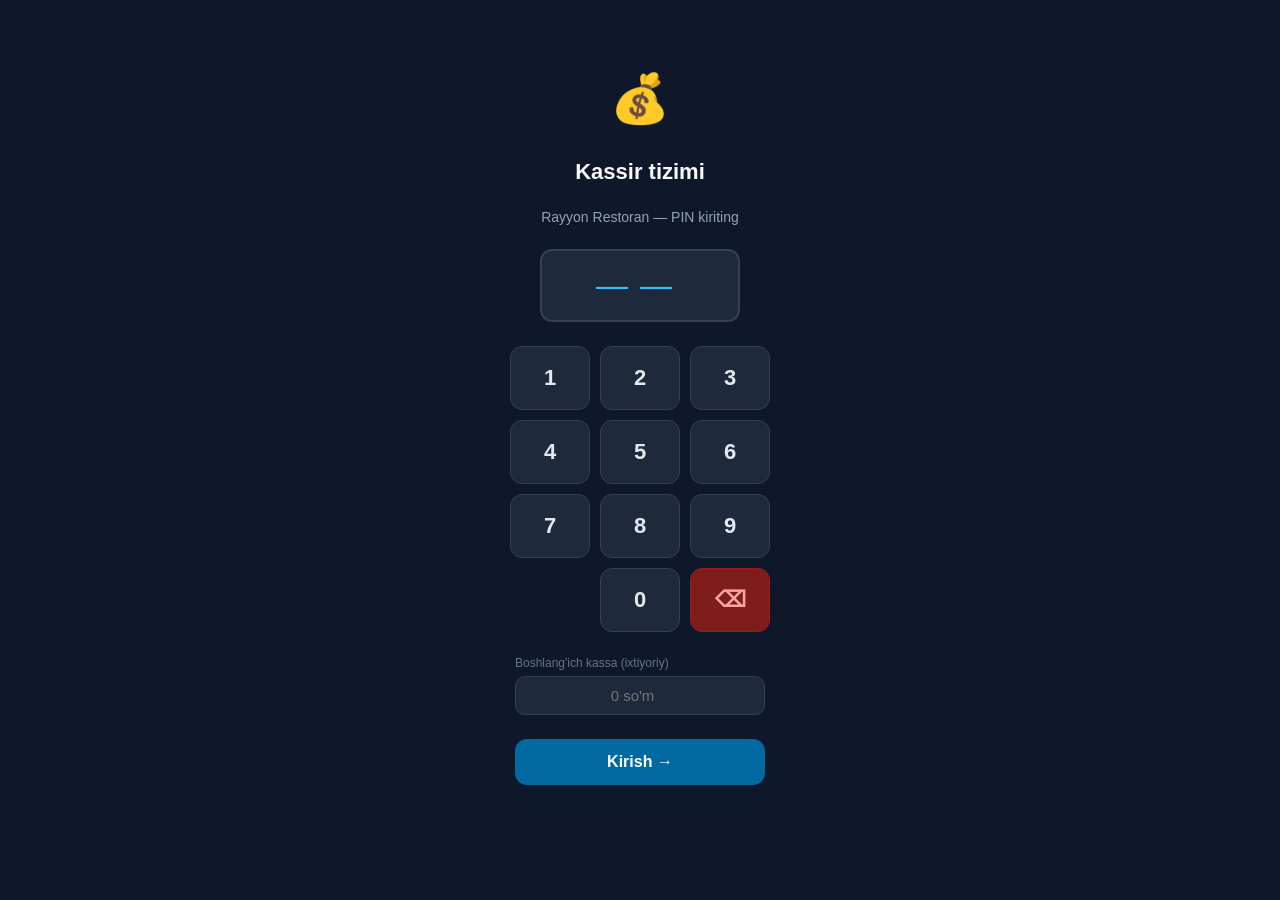
<file: cashier.html>
<!DOCTYPE html>
<html lang="uz">
<head>
<link rel="icon" type="image/x-icon" href="/favicon.ico">
<meta charset="UTF-8">
<link rel="manifest" href="/manifest.json">
<meta name="theme-color" content="#d4af37">
<meta name="viewport" content="width=device-width, initial-scale=1.0">
<title>Kassir — Rayyon Restoran</title>
<style>
  *{box-sizing:border-box;margin:0;padding:0}
  body{font-family:'Segoe UI',sans-serif;background:#0f172a;color:#e2e8f0;min-height:100vh}
  .hidden{display:none!important}

  /* PIN SCREEN */
  #pin-screen{display:flex;flex-direction:column;align-items:center;justify-content:center;min-height:100vh;gap:24px}
  .pin-logo{font-size:48px;margin-bottom:8px}
  .pin-title{font-size:22px;font-weight:700;color:#f8fafc}
  .pin-subtitle{font-size:14px;color:#94a3b8}
  .pin-display{background:#1e293b;border:2px solid #334155;border-radius:12px;padding:16px 32px;font-size:32px;letter-spacing:12px;min-width:200px;text-align:center;color:#38bdf8;min-height:64px}
  .pin-grid{display:grid;grid-template-columns:repeat(3,80px);gap:10px}
  .pin-btn{background:#1e293b;border:1.5px solid #334155;border-radius:12px;color:#e2e8f0;font-size:22px;font-weight:600;height:64px;cursor:pointer;transition:.15s}
  .pin-btn:hover{background:#334155;border-color:#38bdf8}
  .pin-btn.zero{grid-column:2}
  .pin-btn.del{background:#7f1d1d;border-color:#991b1b;color:#fca5a5}
  .pin-btn.del:hover{background:#991b1b}
  .pin-enter-btn{background:#0369a1;border:none;border-radius:12px;color:#fff;font-size:16px;font-weight:700;padding:14px 48px;cursor:pointer;transition:.15s;width:250px}
  .pin-enter-btn:hover{background:#0284c7}
  .pin-error{color:#f87171;font-size:14px;min-height:20px;text-align:center}

  /* MAIN LAYOUT */
  #main-screen{display:none;flex-direction:column;min-height:100vh}
  header{background:#1e293b;border-bottom:1px solid #334155;padding:12px 20px;display:flex;align-items:center;justify-content:space-between}
  .header-left{display:flex;align-items:center;gap:12px}
  .shift-badge{background:#0c4a6e;border:1px solid #0369a1;border-radius:8px;padding:4px 12px;font-size:13px;font-weight:600;color:#38bdf8}
  .cashier-name{font-weight:600;font-size:15px}
  .header-btns{display:flex;gap:8px}
  .btn{border:none;border-radius:8px;padding:8px 16px;font-size:13px;font-weight:600;cursor:pointer;transition:.15s}
  .btn-primary{background:#0369a1;color:#fff}
  .btn-primary:hover{background:#0284c7}
  .btn-danger{background:#7f1d1d;color:#fca5a5}
  .btn-danger:hover{background:#991b1b}
  .btn-outline{background:transparent;border:1.5px solid #475569;color:#cbd5e1}
  .btn-outline:hover{border-color:#38bdf8;color:#38bdf8}
  .btn-success{background:#14532d;color:#86efac}
  .btn-success:hover{background:#166534}
  .btn-warning{background:#78350f;color:#fcd34d}
  .btn-sm{padding:6px 12px;font-size:12px}

  /* TABLES GRID */
  .content{flex:1;padding:20px}
  .section-title{font-size:16px;font-weight:700;color:#94a3b8;margin-bottom:16px;display:flex;align-items:center;gap:8px}
  .tables-grid{display:grid;grid-template-columns:repeat(auto-fill,minmax(160px,1fr));gap:14px}
  .table-card{background:#1e293b;border:1.5px solid #334155;border-radius:14px;padding:16px;cursor:pointer;transition:.2s;position:relative}
  .table-card:hover{border-color:#38bdf8;transform:translateY(-2px)}
  .table-card.occupied{border-color:#0369a1;background:#0c1929}
  .table-card.free{opacity:.7}
  .table-num{font-size:24px;font-weight:800;color:#f8fafc}
  .table-status{font-size:12px;margin-top:4px;color:#64748b}
  .table-card.occupied .table-status{color:#38bdf8}
  .table-amount{font-size:15px;font-weight:700;color:#34d399;margin-top:8px}
  .table-time{font-size:11px;color:#64748b;margin-top:2px}
  .table-waiter{font-size:11px;color:#94a3b8}
  .refresh-btn{background:#1e293b;border:1.5px solid #334155;border-radius:8px;padding:6px 12px;color:#94a3b8;font-size:12px;cursor:pointer}
  .refresh-btn:hover{border-color:#38bdf8;color:#38bdf8}

  /* SESSION MODAL */
  .modal-overlay{position:fixed;inset:0;background:#000a;z-index:100;display:flex;align-items:flex-end;justify-content:center;animation:fadeIn .15s}
  @keyframes fadeIn{from{opacity:0}to{opacity:1}}
  .modal{background:#1e293b;border-top:2px solid #334155;border-radius:20px 20px 0 0;width:100%;max-width:600px;max-height:92vh;overflow-y:auto;padding:24px}
  .modal-title{font-size:18px;font-weight:700;margin-bottom:16px;display:flex;align-items:center;justify-content:space-between}
  .close-btn{background:transparent;border:none;color:#64748b;font-size:22px;cursor:pointer;line-height:1}
  .close-btn:hover{color:#e2e8f0}
  .items-list{display:flex;flex-direction:column;gap:8px;margin-bottom:16px}
  .order-item{background:#0f172a;border-radius:10px;padding:12px;display:flex;align-items:center;gap:12px}
  .order-item.cancelled{opacity:.4;text-decoration:line-through}
  .item-emoji{font-size:22px;width:36px;text-align:center}
  .item-info{flex:1}
  .item-name{font-weight:600;font-size:14px}
  .item-qty{color:#94a3b8;font-size:13px}
  .item-price{font-weight:700;color:#34d399;font-size:14px}
  .void-btn{background:#7f1d1d;border:none;border-radius:6px;color:#fca5a5;font-size:11px;padding:4px 10px;cursor:pointer}
  .void-btn:hover{background:#991b1b}
  .divider{border:none;border-top:1px solid #334155;margin:12px 0}
  .total-row{display:flex;justify-content:space-between;align-items:center;padding:6px 0}
  .total-row .label{color:#94a3b8;font-size:14px}
  .total-row .val{font-weight:600}
  .grand-total{font-size:20px;font-weight:800;color:#38bdf8}
  .pay-section{margin-top:16px}
  .pay-methods{display:flex;gap:8px;margin-bottom:12px}
  .pay-method-btn{flex:1;padding:10px;border-radius:10px;border:1.5px solid #334155;background:#0f172a;color:#e2e8f0;cursor:pointer;font-size:13px;font-weight:600;text-align:center;transition:.15s}
  .pay-method-btn.active{border-color:#38bdf8;background:#0c2a3e;color:#38bdf8}
  .pay-inputs{display:flex;flex-direction:column;gap:8px;margin-bottom:12px}
  .pay-row{display:flex;align-items:center;gap:8px}
  .pay-label{width:90px;font-size:13px;color:#94a3b8}
  .pay-input{flex:1;background:#0f172a;border:1.5px solid #334155;border-radius:8px;padding:10px;color:#e2e8f0;font-size:15px;outline:none}
  .pay-input:focus{border-color:#38bdf8}
  .discount-row{display:flex;gap:8px;align-items:center;margin-bottom:8px}
  .disc-input{width:80px;background:#0f172a;border:1.5px solid #334155;border-radius:8px;padding:8px;color:#e2e8f0;font-size:14px;outline:none;text-align:center}
  .disc-label{font-size:13px;color:#94a3b8}
  .pay-btn{width:100%;padding:14px;border:none;border-radius:12px;background:#0369a1;color:#fff;font-size:16px;font-weight:700;cursor:pointer;transition:.15s}
  .pay-btn:hover{background:#0284c7}
  .pay-btn:disabled{opacity:.5;cursor:not-allowed}

  /* VOID REASON MODAL */
  .mini-modal{position:fixed;inset:0;background:#000a;z-index:200;display:flex;align-items:center;justify-content:center}
  .mini-modal-box{background:#1e293b;border:1.5px solid #334155;border-radius:16px;padding:24px;width:340px}
  .mini-modal-title{font-size:16px;font-weight:700;margin-bottom:12px}
  .reason-input{width:100%;background:#0f172a;border:1.5px solid #334155;border-radius:8px;padding:10px;color:#e2e8f0;font-size:14px;outline:none;resize:vertical;min-height:80px}
  .reason-input:focus{border-color:#38bdf8}

  /* RECEIPT MODAL */
  .receipt-box{background:#fff;color:#111;border-radius:8px;padding:20px;font-family:monospace;font-size:13px;line-height:1.6}
  .receipt-center{text-align:center}
  .receipt-hr{border:none;border-top:1px dashed #999;margin:8px 0}
  .receipt-row{display:flex;justify-content:space-between}

  /* SHIFT REPORT MODAL */
  .report-stats{display:grid;grid-template-columns:1fr 1fr;gap:10px;margin-bottom:16px}
  .stat-card{background:#0f172a;border-radius:10px;padding:14px}
  .stat-label{font-size:12px;color:#64748b;margin-bottom:4px}
  .stat-val{font-size:20px;font-weight:800;color:#38bdf8}
  .method-row{display:flex;justify-content:space-between;padding:8px 0;border-bottom:1px solid #1e293b}

  /* TOAST */
  #toast{position:fixed;bottom:20px;left:50%;transform:translateX(-50%);background:#0369a1;color:#fff;border-radius:10px;padding:12px 24px;font-size:14px;font-weight:600;z-index:999;opacity:0;transition:.3s;pointer-events:none}
  #toast.show{opacity:1}
  #toast.error{background:#991b1b}
  #toast.success{background:#166534}
</style>
</head>
<body>

<!-- PIN SCREEN -->
<div id="pin-screen">
  <div class="pin-logo">💰</div>
  <div class="pin-title">Kassir tizimi</div>
  <div class="pin-subtitle">Rayyon Restoran — PIN kiriting</div>
  <div class="pin-display" id="pin-display">——</div>
  <div class="pin-grid">
    <button class="pin-btn" onclick="pinPress('1')">1</button>
    <button class="pin-btn" onclick="pinPress('2')">2</button>
    <button class="pin-btn" onclick="pinPress('3')">3</button>
    <button class="pin-btn" onclick="pinPress('4')">4</button>
    <button class="pin-btn" onclick="pinPress('5')">5</button>
    <button class="pin-btn" onclick="pinPress('6')">6</button>
    <button class="pin-btn" onclick="pinPress('7')">7</button>
    <button class="pin-btn" onclick="pinPress('8')">8</button>
    <button class="pin-btn" onclick="pinPress('9')">9</button>
    <button class="pin-btn zero" onclick="pinPress('0')">0</button>
    <button class="pin-btn del" onclick="pinDel()">⌫</button>
  </div>
  <div style="display:flex;flex-direction:column;gap:6px;width:250px;">
    <label style="font-size:12px;color:#64748b;">Boshlang'ich kassa (ixtiyoriy)</label>
    <input id="opening-cash-input" type="number" min="0" placeholder="0 so'm"
      style="background:#1e293b;border:1.5px solid #334155;border-radius:10px;color:#e2e8f0;
      font-size:15px;padding:10px 14px;outline:none;text-align:center;"
      onfocus="this.style.borderColor='#38bdf8'" onblur="this.style.borderColor='#334155'"/>
  </div>
  <button class="pin-enter-btn" onclick="pinEnter()">Kirish →</button>
  <div class="pin-error" id="pin-error"></div>
</div>

<!-- MAIN SCREEN -->
<div id="main-screen">
  <header>
    <div class="header-left">
      <span style="font-size:20px">💰</span>
      <div>
        <div class="cashier-name" id="cashier-name-lbl"></div>
        <div class="shift-badge" id="shift-badge">Smena #—</div>
      </div>
    </div>
    <div class="header-btns">
      <button class="btn btn-outline btn-sm" onclick="loadTables()">🔄 Yangilash</button>
      <button class="btn btn-warning btn-sm" onclick="openShiftReport()">📊 Hisobot</button>
      <button class="btn btn-outline btn-sm" onclick="loadPaymentsHistory()">💰 To'lovlar</button>
      <button class="btn btn-danger btn-sm" onclick="closeShiftConfirm()">🔒 Smena yopish</button>
      <button class="btn btn-outline btn-sm" onclick="logout()">Chiqish</button>
    </div>
  </header>
  <div class="content">
    <div class="section-title">🪑 Stollar holati <span style="margin-left:auto" id="last-update"></span></div>
    <div class="tables-grid" id="tables-grid"></div>
  </div>
</div>

<!-- SESSION MODAL -->
<div id="session-modal" class="modal-overlay hidden">
  <div class="modal">
    <div class="modal-title">
      <span id="modal-table-title">Stol</span>
      <button class="close-btn" onclick="closeModal('session-modal')">✕</button>
    </div>
    <div class="items-list" id="modal-items"></div>
    <hr class="divider">
    <div class="total-row"><span class="label">Oraliq summa</span><span class="val" id="m-subtotal">0</span></div>
    <div class="total-row" id="m-disc-row" style="display:none"><span class="label">Chegirma</span><span class="val" id="m-disc-val" style="color:#f87171">−0</span></div>
    <div class="total-row" id="m-sc-row" style="display:none"><span class="label">Xizmat haqi</span><span class="val" id="m-sc-val">+0</span></div>
    <div class="total-row"><span class="label" style="font-weight:700">JAMI</span><span class="grand-total" id="m-grand">0</span></div>
    <div class="pay-section">
      <div class="discount-row">
        <div style="display:flex;align-items:center;gap:8px;margin-bottom:10px;width:100%;">
          <input id="m-cust-phone" type="text" placeholder="Mijoz telefoni (+998...)"
            style="flex:1;background:rgba(255,255,255,0.05);border:1px solid rgba(255,255,255,0.1);
            border-radius:6px;color:#fff;padding:8px 12px;font-family:inherit;font-size:0.85rem;"
            oninput="lookupCustomer(this.value)"/>
          <input id="m-cust-name" type="text" placeholder="Mijoz ismi"
            style="flex:1;background:rgba(255,255,255,0.05);border:1px solid rgba(255,255,255,0.1);
            border-radius:6px;color:#fff;padding:8px 12px;font-family:inherit;font-size:0.85rem;"/>
          <span id="m-cust-info" style="font-size:0.78rem;color:#c8a96e;min-width:80px;"></span>
        </div>
        <span class="disc-label">Chegirma %:</span>
        <input class="disc-input" type="number" id="m-disc-input" value="0" min="0" max="100" onchange="updateTotals()">
        <span class="disc-label" style="margin-left:12px">X.Haqi %:</span>
        <input class="disc-input" type="number" id="m-sc-input" value="0" min="0" max="50" onchange="updateTotals()">
        <button class="btn btn-outline btn-sm" style="margin-left:auto" onclick="saveDiscounts()">Saqlash</button>
      </div>
      <div class="pay-methods">
        <div class="pay-method-btn active" data-method="cash" onclick="selectMethod(this)">💵 Naqd</div>
        <div class="pay-method-btn" data-method="card" onclick="selectMethod(this)">💳 Karta</div>
        <div class="pay-method-btn" data-method="split" onclick="selectMethod(this)">🔀 Aralash</div>
      </div>
      <div class="pay-inputs" id="pay-inputs">
        <div class="pay-row"><span class="pay-label">Naqd:</span><input class="pay-input" id="pay-cash" type="number" placeholder="0" oninput="calcChange()"></div>
      </div>
      <div class="total-row hidden" id="change-row"><span class="label">Qaytim</span><span class="val" id="change-val" style="color:#fbbf24">0 so'm</span></div>
      <button class="pay-btn" id="btn-pay-confirm" onclick="submitPayment()">✅ To'lovni tasdiqlash</button>
    </div>
    <div style="margin-top:12px;display:flex;gap:8px">
      <button class="btn btn-outline btn-sm" onclick="openReceipt()">🧾 Chek ko'rish</button>
    </div>
  </div>
</div>

<!-- VOID REASON MODAL -->
<div id="void-modal" class="mini-modal hidden">
  <div class="mini-modal-box">
    <div class="mini-modal-title">🚫 Item bekor qilish</div>
    <div style="font-size:13px;color:#94a3b8;margin-bottom:10px" id="void-item-name"></div>
    <textarea class="reason-input" id="void-reason" placeholder="Sabab kiriting..."></textarea>
    <div style="display:flex;gap:8px;margin-top:12px">
      <button class="btn btn-outline" style="flex:1" onclick="closeModal('void-modal')">Bekor</button>
      <button class="btn btn-danger" style="flex:1" onclick="confirmVoid()">Void qilish</button>
    </div>
  </div>
</div>

<!-- RECEIPT MODAL -->
<div id="receipt-modal" class="modal-overlay hidden">
  <div class="modal">
    <div class="modal-title">
      🧾 Chek
      <div style="display:flex;gap:8px">
        <button class="btn btn-outline btn-sm" onclick="printReceipt()">🖨 Chop etish</button>
        <button class="btn btn-outline btn-sm" onclick="printThermal()" id="thermal-btn" title="ESC/POS termal printer">🖨 Termal</button>
        <button class="close-btn" onclick="closeModal('receipt-modal')">✕</button>
      </div>
    </div>
    <div id="receipt-content"></div>
  </div>
</div>

<!-- SHIFT REPORT MODAL -->
<div id="report-modal" class="modal-overlay hidden">
  <div class="modal">
    <div class="modal-title">
      📊 Smena hisoboti
      <div style="display:flex;gap:8px;align-items:center;">
        <button class="btn btn-outline btn-sm" onclick="printShiftReport()">🖨 Chop etish</button>
        <button class="btn btn-outline btn-sm" onclick="exportShiftPDF()">📄 PDF</button>
        <button class="btn btn-outline btn-sm" onclick="emailShiftReport()">📧 Email</button>
        <button class="close-btn" onclick="closeModal('report-modal')">✕</button>
      </div>
    </div>
    <div id="report-content"></div>
  </div>
</div>

<!-- CLOSE SHIFT CONFIRM MODAL -->
<div id="close-shift-modal" class="mini-modal hidden">
  <div class="mini-modal-box">
    <div class="mini-modal-title">🔒 Smena yopish</div>
    <div style="font-size:13px;color:#94a3b8;margin-bottom:12px">Smena yopilgandan so'ng barcha to'lovlar qayd etiladi.</div>
    <textarea class="reason-input" id="close-notes" placeholder="Izoh (ixtiyoriy)..." style="min-height:60px"></textarea>
    <div style="display:flex;gap:8px;margin-top:12px">
      <button class="btn btn-outline" style="flex:1" onclick="closeModal('close-shift-modal')">Bekor</button>
      <button class="btn btn-danger" style="flex:1" id="close-shift-confirm-btn" onclick="doCloseShift()">Ha, yopish</button>
    </div>
  </div>
</div>

<div id="toast"></div>

<script>
const API = '';
let PIN = '';
let CASHIER = null;
let SHIFT_ID = null;
let CASHIER_ID = null;

// ===== PIN =====
function pinPress(d) {
  // Input fokusda bo'lsa olib tashlaymiz
  document.activeElement?.blur();
  if (PIN.length >= 6) return;
  PIN += d;
  renderPinDisplay();
}
function pinDel() {
  PIN = PIN.slice(0, -1);
  renderPinDisplay();
}
function renderPinDisplay() {
  const el = document.getElementById('pin-display');
  el.textContent = PIN ? '●'.repeat(PIN.length) : '——';
}
document.addEventListener('keydown', e => {
  if (document.getElementById('pin-screen').style.display === 'none') return;
  if (e.key >= '0' && e.key <= '9') pinPress(e.key);
  else if (e.key === 'Backspace') pinDel();
  else if (e.key === 'Enter') pinEnter();
});
async function pinEnter() {
  if (!PIN) return;
  try {
    const r = await fetch(`${API}/api/shift/current`, {
      method: 'POST',
      headers: {'Content-Type':'application/json'},
      body: JSON.stringify({pin: PIN})
    });
    const data = await r.json();
    if (!r.ok || !data.ok) {
      document.getElementById('pin-error').textContent = data.error || 'PIN noto\'g\'ri';
      PIN = ''; renderPinDisplay();
      return;
    }
    CASHIER = data.cashier;
    CASHIER_ID = data.cashier_id;
    if (data.shift) {
      SHIFT_ID = data.shift.id;
      showMain();
    } else {
      // Ochiq smena yo'q — yangi ochish
      const openingCashEl = document.getElementById('opening-cash-input');
      const opening_cash = openingCashEl ? parseInt(openingCashEl.value) || 0 : 0;
      const r2 = await fetch(`${API}/api/shift/open`, {
        method: 'POST',
        headers: {'Content-Type':'application/json'},
        body: JSON.stringify({pin: PIN, opening_cash})
      });
      const d2 = await r2.json();
      if (d2.ok) {
        SHIFT_ID = d2.shift_id;
        showMain();
      } else {
        document.getElementById('pin-error').textContent = d2.error || 'Xato';
        PIN = ''; renderPinDisplay();
      }
    }
  } catch(e) {
    document.getElementById('pin-error').textContent = 'Server bilan bog\'lanib bo\'lmadi';
    PIN = ''; renderPinDisplay();
  }
}
function showMain() {
  document.getElementById('pin-screen').style.display = 'none';
  document.getElementById('main-screen').style.display = 'flex';
  document.getElementById('cashier-name-lbl').textContent = CASHIER;
  document.getElementById('shift-badge').textContent = `Smena #${SHIFT_ID}`;
  loadTables();
  // SSE — real-time stol yangilash (fallback: setInterval faqat SSE ishlamasa)
  let _fallbackTimer = null;
  const _ces = new EventSource('/api/events');
  _ces.addEventListener('new_order', () => loadTables());
  _ces.addEventListener('item_ready', () => loadTables());
  const _startFallback = () => {
    if (!_fallbackTimer) _fallbackTimer = setInterval(loadTables, 30000);
  };
  _ces.onerror = () => {
    if (_ces.readyState === EventSource.CLOSED) { _ces.close(); _startFallback(); }
  };
  setTimeout(() => { if (_ces.readyState !== EventSource.OPEN) _startFallback(); }, 5000);
  window.addEventListener('beforeunload', () => {
    _ces.close();
    if (_fallbackTimer) clearInterval(_fallbackTimer);
  }, { once: true });
}
function logout() {
  if (!confirm('Tizimdan chiqmoqchimisiz?')) return;
  PIN = ''; CASHIER = null; SHIFT_ID = null; CASHIER_ID = null;
  renderPinDisplay();
  sessionStorage.removeItem('staff_pin');
  sessionStorage.removeItem('staff_role');
  sessionStorage.removeItem('staff_name');
  sessionStorage.removeItem('staff_id');
  document.getElementById('pin-error').textContent = '';
  document.getElementById('main-screen').style.display = 'none';
  document.getElementById('pin-screen').style.display = 'flex';
}

// staff-login.html dan kelganda PIN ni avtomatik yuborish
(function autoLoginFromStaffPortal() {
  const savedPin  = sessionStorage.getItem('staff_pin');
  const savedRole = sessionStorage.getItem('staff_role');
  if (savedPin && savedRole === 'cashier') {
    PIN = savedPin;
    renderPinDisplay();
    setTimeout(pinEnter, 400);
  }
})();

// ===== TABLES =====
let tablesData = [];
async function loadTables() {
  try {
    const r = await fetch(`${API}/api/tables`);
    const data = await r.json();
    tablesData = data.tables || data || [];
    renderTables();
    document.getElementById('last-update').textContent = '🕐 ' + new Date().toLocaleTimeString('uz');
  } catch(e) { showToast('Stollar yuklanmadi', 'error'); }
}
function renderTables() {
  const grid = document.getElementById('tables-grid');
  if (!tablesData.length) {
    grid.innerHTML = '<div style="color:#64748b;font-size:14px">Stollar topilmadi</div>';
    return;
  }
  grid.innerHTML = tablesData.map(t => {
    const occupied = !!t.current_session_id;
    const overtime = occupied && (t.minutes_open || 0) > 120;
    const amt = t.total_amount ? `<div class="table-amount">${fmt(t.total_amount)} so'm</div>` : '';
    const mins = t.minutes_open || 0;
    const timeStr = mins > 0 ? (mins >= 60 ? `${Math.floor(mins/60)}s ${mins%60}d` : `${mins}d`) : '';
    const timeEl = timeStr ? `<div class="table-time" style="color:${overtime?'#f87171':'#64748b'}">${overtime?'⚠ ':' ⏱ '}${timeStr}</div>` : '';
    const waiter = t.waiter_name ? `<div class="table-waiter">👤 ${esc(t.waiter_name)}</div>` : '';
    const extraStyle = overtime ? 'border-color:#f87171;background:#1c0a0a;' : '';
    return `<div class="table-card ${occupied ? 'occupied' : 'free'}" style="${extraStyle}" onclick="openTable(${t.number}, ${t.current_session_id || 'null'})">
      <div class="table-num">Stol ${t.number}</div>
      <div class="table-status">${occupied ? (overtime ? '🔴 Uzoq' : '🔴 Band') : '⚫ Bo\'sh'}</div>
      ${amt}${timeEl}${waiter}
    </div>`;
  }).join('');
}

// ===== SESSION MODAL =====
let currentSession = null;
let currentItems = [];
let voidItemId = null;
let voidItemName = '';

async function openTable(tableNum, sessionId) {
  if (!sessionId) { showToast('Bu stol bo\'sh'); return; }
  try {
    const r = await fetch(`${API}/api/receipt/${sessionId}`, { headers: {'X-Staff-Pin': PIN} });
    const data = await r.json();
    if (!r.ok) { showToast(data.error || 'Xato', 'error'); return; }
    currentSession = data.session;
    currentItems = data.items || [];
    renderSessionModal(data);
    document.getElementById('session-modal').classList.remove('hidden');
  } catch(e) { showToast('Sessiya yuklanmadi', 'error'); }
}

function renderSessionModal(data) {
  document.getElementById('modal-table-title').textContent = `Stol ${data.session.table_number}`;
  const disc = parseFloat(data.session.discount) || 0;
  const sc   = parseFloat(data.session.service_charge) || 0;
  document.getElementById('m-disc-input').value = disc;
  document.getElementById('m-sc-input').value   = sc;

  document.getElementById('modal-items').innerHTML = (data.items || []).map(it => {
    const cancelled = it.status === 'cancelled';
    const voidBtn = !cancelled
      ? `<button class="void-btn" onclick="openVoid(${it.id},'${esc(it.item_name)}');event.stopPropagation()">Void</button>`
      : '';
    return `<div class="order-item ${cancelled ? 'cancelled' : ''}">
      <div class="item-emoji">${esc(it.item_emoji || '🍽')}</div>
      <div class="item-info">
        <div class="item-name">${esc(it.item_name)}</div>
        <div class="item-qty">x${it.quantity}</div>
      </div>
      <div class="item-price">${fmt(it.total_price)} so'm</div>
      ${voidBtn}
    </div>`;
  }).join('');

  updateTotals();
  selectMethod(document.querySelector('.pay-method-btn[data-method="cash"]'));
  document.getElementById('pay-cash').value = '';
  document.getElementById('change-row').classList.add('hidden');
}

function updateTotals() {
  if (!currentSession) return;
  const subtotal = currentItems.filter(i=>i.status!=='cancelled').reduce((s,i)=>s+i.total_price,0);
  const disc = parseFloat(document.getElementById('m-disc-input').value)||0;
  const sc   = parseFloat(document.getElementById('m-sc-input').value)||0;
  const discAmt = Math.round(subtotal * disc / 100);
  const scAmt   = Math.round(subtotal * sc   / 100);
  const grand   = subtotal + scAmt - discAmt;
  document.getElementById('m-subtotal').textContent = fmt(subtotal)+' so\'m';
  document.getElementById('m-grand').textContent    = fmt(grand)+' so\'m';
  const dr = document.getElementById('m-disc-row');
  const sr = document.getElementById('m-sc-row');
  if (discAmt) { dr.style.display='flex'; document.getElementById('m-disc-val').textContent=`−${fmt(discAmt)} so'm`; } else dr.style.display='none';
  if (scAmt)   { sr.style.display='flex'; document.getElementById('m-sc-val').textContent=`+${fmt(scAmt)} so'm`; }   else sr.style.display='none';
}

async function saveDiscounts(silent=false) {
  if (!currentSession) return;
  const disc = parseFloat(document.getElementById('m-disc-input').value)||0;
  const sc   = parseFloat(document.getElementById('m-sc-input').value)||0;
  try {
    await fetch(`${API}/api/session/${currentSession.id}/discount`, {
      method:'PUT', headers:{'Content-Type':'application/json'},
      body: JSON.stringify({discount:disc, service_charge:sc, pin: PIN})
    });
    if (!silent) showToast('Saqlandi', 'success');
  } catch(e) { if (!silent) showToast('Xato', 'error'); }
}

let payMethod = 'cash';
function selectMethod(el) {
  document.querySelectorAll('.pay-method-btn').forEach(b=>b.classList.remove('active'));
  el.classList.add('active');
  payMethod = el.dataset.method;
  const inp = document.getElementById('pay-inputs');
  if (payMethod === 'cash') {
    inp.innerHTML = `<div class="pay-row"><span class="pay-label">Naqd:</span><input class="pay-input" id="pay-cash" type="number" placeholder="0" oninput="calcChange()"></div>`;
  } else if (payMethod === 'card') {
    inp.innerHTML = `<div class="pay-row"><span class="pay-label">Karta:</span><input class="pay-input" id="pay-card" type="number" placeholder="0"></div>`;
  } else {
    inp.innerHTML = `<div class="pay-row"><span class="pay-label">Naqd:</span><input class="pay-input" id="pay-cash" type="number" placeholder="0" oninput="calcChange()"></div>
      <div class="pay-row"><span class="pay-label">Karta:</span><input class="pay-input" id="pay-card" type="number" placeholder="0"></div>`;
  }
  document.getElementById('change-row').classList.add('hidden');
}

function calcChange() {
  if (!currentSession) return;
  const grand = getGrand();
  const cash = parseFloat(document.getElementById('pay-cash')?.value)||0;
  const changeRow = document.getElementById('change-row');
  if (cash > 0) {
    const change = cash - grand;
    changeRow.classList.remove('hidden');
    document.getElementById('change-val').textContent = fmt(Math.max(0,change))+' so\'m';
  } else changeRow.classList.add('hidden');
}

function getGrand() {
  const subtotal = currentItems.filter(i=>i.status!=='cancelled').reduce((s,i)=>s+i.total_price,0);
  const disc = parseFloat(document.getElementById('m-disc-input').value)||0;
  const sc   = parseFloat(document.getElementById('m-sc-input').value)||0;
  const sc_amount   = Math.round(subtotal * sc   / 100);
  const disc_amount = Math.round(subtotal * disc / 100);
  return subtotal + sc_amount - disc_amount;
}

let customerDisc = 0;
let _custLookupTimer = null;
function lookupCustomer(phone) {
  clearTimeout(_custLookupTimer);
  _custLookupTimer = setTimeout(() => _doLookupCustomer(phone), 400);
}
async function _doLookupCustomer(phone) {
  const info = document.getElementById('m-cust-info');
  if (!phone || phone.length < 9) { info.textContent=''; customerDisc=0; return; }
  try {
    const r = await fetch(`${API}/api/customers/lookup?phone=${encodeURIComponent(phone)}`);
    const d = await r.json();
    if (d.found) {
      customerDisc = d.customer.discount_pct || 0;
      info.textContent = `${d.customer.name||'Mijoz'} · ${d.customer.visits} ta tashrif${customerDisc?` · ${customerDisc}% chegirma`:''}`;
      info.style.color = '#c8a96e';
      const nameEl = document.getElementById('m-cust-name');
      if (nameEl && d.customer.name && !nameEl.value) nameEl.value = d.customer.name;
      document.getElementById('m-disc-input').value = customerDisc;
      updateTotals();
      // O-5: Sessiya ochiq bo'lsa chegirmani avtomatik saqlash
      if (currentSession && customerDisc > 0) saveDiscounts(true);
    } else {
      customerDisc = 0;
      info.textContent = '';
    }
  } catch(e) {
    console.warn('Mijoz qidirish xato:', e);
    const info = document.getElementById('m-cust-info');
    if (info) { info.textContent = 'Tarmoq xatosi — mijoz ma\'lumoti yuklanmadi'; info.style.color='#ff9800'; }
  }
}

async function submitPayment() {
  if (!currentSession) return;
  if (!SHIFT_ID) { showToast('Avval smena oching!', 'error'); return; }
  const payBtn = document.getElementById('btn-pay-confirm');
  if (payBtn && payBtn.disabled) return;
  if (payBtn) { payBtn.disabled = true; payBtn.textContent = '⏳ Yuborilmoqda...'; }
  // Chegirma/xizmat haqi ni avval DB ga saqlash (server_total mos bo'lishi uchun)
  await saveDiscounts(true);
  const grand = getGrand();
  let amount = grand;
  let body = {method: payMethod, amount, cashier_name: CASHIER, cashier_id: CASHIER_ID, shift_id: SHIFT_ID};
  const reEnable = () => { if (payBtn) { payBtn.disabled = false; payBtn.textContent = '✅ To\'lovni tasdiqlash'; } };
  if (payMethod === 'split') {
    const cash = parseFloat(document.getElementById('pay-cash')?.value)||0;
    const card = parseFloat(document.getElementById('pay-card')?.value)||0;
    if (cash+card < grand) { showToast('Jami summa yetarli emas', 'error'); reEnable(); return; }
    body.cash_amount = cash; body.card_amount = card; body.amount = cash + card;
  } else if (payMethod === 'card') {
    if (grand < 1000) { showToast('Karta bilan minimal to\'lov: 1 000 so\'m', 'error'); reEnable(); return; }
    body.amount = grand;
  } else {
    const cash = parseFloat(document.getElementById('pay-cash')?.value)||0;
    if (cash < grand) { showToast('Naqd miqdor yetarli emas', 'error'); reEnable(); return; }
    body.amount = grand;
  }
  try {
    // payments massivi sifatida yuborish (close_session formatiga mos)
    const payments = payMethod === 'split'
      ? [{method:'cash', amount: body.cash_amount}, {method:'card', amount: body.card_amount}]
      : [{method: payMethod, amount: body.amount}];
    const custPhone = (document.getElementById('m-cust-phone')?.value||'').trim();
    const custName  = (document.getElementById('m-cust-name')?.value||'').trim();
    const closeBody = {payments, cashier_name: CASHIER, cashier_id: CASHIER_ID, shift_id: SHIFT_ID, pin: PIN, customer_phone: custPhone, customer_name: custName};
    const r = await fetch(`${API}/api/session/${currentSession.id}/close`, {
      method:'POST', headers:{'Content-Type':'application/json'},
      body: JSON.stringify(closeBody)
    });
    const data = await r.json();
    if (!r.ok) {
      showToast(data.error||'To\'lov xatosi', 'error');
      if (payBtn) { payBtn.disabled = false; payBtn.textContent = '✅ To\'lovni tasdiqlash'; }
      return;
    }
    showToast('To\'lov qabul qilindi! ✅', 'success');
    closeModal('session-modal');
    // Yopilgan sessiyani chek ko'rsatish uchun saqlash
    const closedSession = currentSession;
    loadTables();
    // To'lovdan keyin chek avtomatik ko'rsatish
    try {
      const rr = await fetch(`${API}/api/receipt/${closedSession.id}`, { headers: {'X-Staff-Pin': PIN} });
      if (rr.ok) { const dd = await rr.json(); renderReceipt(dd); document.getElementById('receipt-modal').classList.remove('hidden'); }
    } catch(_e) { /* chek ochilmasa ham muammo emas */ }
  } catch(e) {
    showToast('Server xatosi', 'error');
    if (payBtn) { payBtn.disabled = false; payBtn.textContent = '✅ To\'lovni tasdiqlash'; }
  }
}

// ===== VOID =====
function openVoid(itemId, itemName) {
  voidItemId = itemId;
  voidItemName = itemName;
  document.getElementById('void-item-name').textContent = itemName;
  document.getElementById('void-reason').value = '';
  document.getElementById('void-modal').classList.remove('hidden');
}
async function confirmVoid() {
  if (!currentSession || !voidItemId) return;
  const reason = document.getElementById('void-reason').value.trim() || 'Kassir tomonidan bekor qilindi';
  try {
    const r = await fetch(`${API}/api/session/${currentSession.id}/item/${voidItemId}/void`, {
      method:'POST', headers:{'Content-Type':'application/json'},
      body: JSON.stringify({pin: PIN, reason})
    });
    const data = await r.json();
    if (!r.ok) { showToast(data.error||'Xato', 'error'); return; }
    closeModal('void-modal');
    showToast('Item bekor qilindi', 'success');
    // Itemni lokal yangilash
    const idx = currentItems.findIndex(i=>i.id===voidItemId);
    if (idx>=0) currentItems[idx].status = 'cancelled';
    renderSessionModal({session: currentSession, items: currentItems});
  } catch(e) { showToast('Xato', 'error'); }
}

// ===== RECEIPT =====
async function openReceipt() {
  if (!currentSession) return;
  try {
    const r = await fetch(`${API}/api/receipt/${currentSession.id}`, { headers: {'X-Staff-Pin': PIN} });
    const data = await r.json();
    if (!r.ok) { showToast(data.error||'Xato', 'error'); return; }
    renderReceipt(data);
    document.getElementById('receipt-modal').classList.remove('hidden');
  } catch(e) { showToast('Chek yuklanmadi', 'error'); }
}
function renderReceipt(data) {
  const rest = data.restaurant || {};
  const s = data.session;
  const rows = (data.items||[]).map(i=>
    `<div class="receipt-row"><span>${esc(i.item_emoji||'')} ${esc(i.item_name)} x${i.quantity}</span><span>${fmt(i.total_price)}</span></div>`
  ).join('');
  const pays = (data.payments||[]).map(p=>
    `<div class="receipt-row" style="font-size:12px"><span>${p.method}</span><span>${fmt(p.amount)}</span></div>`
  ).join('');
  document.getElementById('receipt-content').innerHTML = `
  <div class="receipt-box">
    <div class="receipt-center"><b>${esc(rest.restaurant_name||'Rayyon Restoran')}</b></div>
    <div class="receipt-center" style="font-size:12px">${esc(rest.phone||'')} ${esc(rest.address||'')}</div>
    <hr class="receipt-hr">
    <div class="receipt-row"><span>Stol ${s.table_number}</span><span>${new Date(s.opened_at).toLocaleString('uz')}</span></div>
    <div class="receipt-row" style="font-size:12px"><span>Kassir:</span><span>${esc(CASHIER)}</span></div>
    <hr class="receipt-hr">
    ${rows}
    <hr class="receipt-hr">
    <div class="receipt-row"><span>Oraliq:</span><span>${fmt(data.subtotal)}</span></div>
    ${data.disc_amount?`<div class="receipt-row"><span>Chegirma:</span><span>−${fmt(data.disc_amount)}</span></div>`:''}
    ${data.sc_amount?`<div class="receipt-row"><span>Xizmat haqi:</span><span>+${fmt(data.sc_amount)}</span></div>`:''}
    <div class="receipt-row"><b>JAMI:</b><b>${fmt(data.grand_total)} so'm</b></div>
    <hr class="receipt-hr">
    ${pays}
    <hr class="receipt-hr">
    <div class="receipt-center" style="font-size:12px">Rahmat! Yana keling 🙏</div>
  </div>`;
}
function printReceipt() {
  const w = window.open('','_blank');
  w.document.write('<html><head><link rel="icon" type="image/x-icon" href="/favicon.ico"><title>Chek</title><style>body{font-family:monospace;font-size:13px}.receipt-row{display:flex;justify-content:space-between}</style></head><body>');
  w.document.write(document.getElementById('receipt-content').innerHTML);
  w.document.write('</body></html>');
  w.document.close();
  w.print();
}

// ===== ESC/POS TERMAL PRINTER (Web Serial API) =====
let _thermalPort = null;

async function printThermal() {
  const content = document.getElementById('receipt-content');
  if (!content || !content.innerText.trim()) {
    showToast('Chek ma\'lumoti yo\'q', 'error'); return;
  }
  if (!('serial' in navigator)) {
    showToast('Bu brauzer Web Serial API ni qo\'llamaydi (Chrome kerak)', 'error'); return;
  }
  try {
    if (!_thermalPort) {
      _thermalPort = await navigator.serial.requestPort();
      await _thermalPort.open({ baudRate: 9600 });
    }
    const data = _buildEscPos(content);
    const writer = _thermalPort.writable.getWriter();
    await writer.write(data);
    writer.releaseLock();
    showToast('Chek termal printega yuborildi ✓', 'success');
  } catch (e) {
    if (e.name !== 'NotFoundError') showToast('Printer xatosi: ' + e.message, 'error');
    _thermalPort = null;
  }
}

function _buildEscPos(el) {
  const ESC = 0x1B, GS = 0x1D;
  const cmds = [];
  const push = (...bytes) => bytes.forEach(b => cmds.push(b));
  const text = (str) => { for (const c of str) cmds.push(c.charCodeAt(0) & 0xFF); };
  const lf = () => cmds.push(0x0A);

  // Init
  push(ESC, 0x40);
  // Markazlashtirish
  push(ESC, 0x61, 0x01);
  // Bold + kattalashtirish
  push(ESC, 0x21, 0x30);
  const restName = document.querySelector('.receipt-center b')?.textContent || 'Rayyon Restoran';
  text(restName); lf();
  // Normal
  push(ESC, 0x21, 0x00);
  text('================================'); lf();

  // Chap hizalama
  push(ESC, 0x61, 0x00);
  // Qatorlarni parse qilish
  const rows = el.querySelectorAll('.receipt-row');
  rows.forEach(row => {
    const spans = row.querySelectorAll('span, b');
    if (spans.length >= 2) {
      const left  = spans[0].textContent.trim();
      const right = spans[spans.length-1].textContent.trim();
      const total = 32;
      const pad   = Math.max(1, total - left.length - right.length);
      text(left + ' '.repeat(pad) + right); lf();
    } else {
      text(row.textContent.trim()); lf();
    }
  });

  push(ESC, 0x61, 0x01);
  text('================================'); lf();
  text('Rahmat! Yana keling'); lf(); lf(); lf();
  // Qog'oz kesish
  push(GS, 0x56, 0x42, 0x00);

  return new Uint8Array(cmds);
}

// ===== SHIFT REPORT =====
async function openShiftReport() {
  if (!SHIFT_ID) return;
  try {
    const r = await fetch(`${API}/api/shift/${SHIFT_ID}/report`, {
      method:'POST', headers:{'Content-Type':'application/json'},
      body: JSON.stringify({pin: PIN})
    });
    const data = await r.json();
    if (!r.ok) { showToast(data.error||'Xato','error'); return; }
    _lastReportData = data;
    renderReport(data);
    document.getElementById('report-modal').classList.remove('hidden');
  } catch(e) { showToast('Hisobot yuklanmadi','error'); }
}
function renderReport(data) {
  const byM = data.by_method || {};
  const methodRows = typeof byM === 'object' && !Array.isArray(byM)
    ? Object.entries(byM).map(([m, s]) => `<div class="method-row"><span>${esc(m)}</span><span><b>${fmt(s)} so'm</b></span></div>`).join('')
    : (byM||[]).map(m=>`<div class="method-row"><span>${esc(m.method||m[0])}</span><span><b>${fmt(m.total||m[1])} so'm</b></span></div>`).join('');
  const exp = data.expenses || 0;
  const net = data.net != null ? data.net : (data.total_collected||0);
  document.getElementById('report-content').innerHTML = `
    <div class="report-stats">
      <div class="stat-card"><div class="stat-label">Jami yig'ilgan</div><div class="stat-val">${fmt(data.total_collected||0)} so'm</div></div>
      <div class="stat-card"><div class="stat-label">Chiqimlar</div><div class="stat-val" style="color:#f87171">${fmt(exp)} so'm</div></div>
      <div class="stat-card"><div class="stat-label">Sof daromad</div><div class="stat-val" style="color:#4ade80">${fmt(net)} so'm</div></div>
      <div class="stat-card"><div class="stat-label">Sessiyalar</div><div class="stat-val">${data.sessions_count||0} ta</div></div>
      <div class="stat-card"><div class="stat-label">Holat</div><div class="stat-val" style="font-size:14px">${data.status==='open'?'🟢 Ochiq':'🔴 Yopiq'}</div></div>
      <div class="stat-card"><div class="stat-label">Ochildi</div><div class="stat-val" style="font-size:14px">${data.opened_at ? new Date(data.opened_at).toLocaleTimeString('uz') : '—'}</div></div>
    </div>
    <div style="margin-bottom:8px;font-weight:700">To'lov usullari:</div>
    ${methodRows || '<div style="color:#64748b;font-size:13px">To\'lovlar yo\'q</div>'}`;
}

// ===== SMENA HISOBOT PRINT / PDF =====
let _lastReportData = null;

function _buildReportHTML(data, forPrint=false) {
  const d = data || _lastReportData;
  if (!d) return '';
  const byM = d.by_method || {};
  const methodRows = (Array.isArray(byM)
    ? byM.map(x => [x.method || x[0], x.total || x[1]])
    : Object.entries(byM)
  ).map(([m, s]) =>
    `<tr><td>${m}</td><td style="text-align:right;font-weight:600">${fmt(s)} so'm</td></tr>`
  ).join('');
  const now = new Date().toLocaleString('uz');
  return `
    <div style="font-family:monospace;font-size:13px;color:#111;max-width:400px;margin:0 auto;">
      <div style="text-align:center;margin-bottom:12px;">
        <b style="font-size:16px">RAYYON RESTORAN</b><br>
        <span style="font-size:11px;color:#555">Smena #${SHIFT_ID} hisoboti</span><br>
        <span style="font-size:11px;color:#555">${now}</span>
      </div>
      <hr style="border-top:1px dashed #999;margin:8px 0">
      <table style="width:100%;border-collapse:collapse;font-size:13px;">
        <tr><td>Kassir</td><td style="text-align:right">${esc(CASHIER||'')}</td></tr>
        <tr><td>Sessiyalar</td><td style="text-align:right">${d.sessions_count||0} ta</td></tr>
        <tr><td>Jami yig'ilgan</td><td style="text-align:right;font-weight:700">${fmt(d.total_collected||0)} so'm</td></tr>
        <tr><td>Chiqimlar</td><td style="text-align:right;color:#dc2626">${fmt(d.expenses||0)} so'm</td></tr>
        <tr style="border-top:1px solid #ddd"><td><b>SOF DAROMAD</b></td><td style="text-align:right;font-weight:700;color:#16a34a">${fmt(d.net!=null?d.net:(d.total_collected||0))} so'm</td></tr>
      </table>
      <hr style="border-top:1px dashed #999;margin:8px 0">
      <div style="font-weight:700;margin-bottom:4px">To'lov usullari:</div>
      <table style="width:100%;border-collapse:collapse;font-size:13px;">
        ${methodRows || '<tr><td colspan="2" style="color:#999">To\'lovlar yo\'q</td></tr>'}
      </table>
      ${d.sessions && d.sessions.length ? `
      <hr style="border-top:1px dashed #999;margin:8px 0">
      <div style="font-weight:700;margin-bottom:4px">Sessiyalar:</div>
      <table style="width:100%;border-collapse:collapse;font-size:12px;">
        <tr style="color:#555"><th style="text-align:left">Stol</th><th style="text-align:left">Ofitsiant</th><th style="text-align:right">Summa</th></tr>
        ${d.sessions.map(s=>`<tr><td>#${s.table_number}</td><td>${esc(s.waiter_name||'')}</td><td style="text-align:right">${fmt(s.total_amount)} so'm</td></tr>`).join('')}
      </table>` : ''}
      <hr style="border-top:1px dashed #999;margin:8px 0">
      <div style="text-align:center;font-size:11px;color:#777">Rayyon Restoran — Boshqaruv tizimi</div>
    </div>`;
}

function printShiftReport() {
  const w = window.open('','_blank');
  w.document.write(`<html><head>
<link rel="icon" type="image/x-icon" href="/favicon.ico"><title>Smena #${SHIFT_ID} hisoboti</title>
    <style>body{background:#fff;padding:20px}@media print{body{padding:0}}</style>
    </head><body>${_buildReportHTML()}</body></html>`);
  w.document.close();
  w.focus();
  setTimeout(() => w.print(), 300);
}

async function exportShiftPDF() {
  const html = _buildReportHTML();
  if (!html) return;
  // jsPDF yo'q — print dialog orqali PDF saqlash
  const w = window.open('','_blank');
  w.document.write(`<html><head>
<link rel="icon" type="image/x-icon" href="/favicon.ico"><title>Smena #${SHIFT_ID} hisoboti</title>
    <style>
      body{background:#fff;padding:20px;font-family:monospace}
      @page{size:A5;margin:10mm}
      @media print{.no-print{display:none}}
    </style></head>
    <body>
      <div class="no-print" style="margin-bottom:16px;font-family:sans-serif;display:flex;gap:10px;align-items:center">
        <button onclick="window.print()" style="padding:8px 20px;background:#1e40af;color:#fff;border:none;border-radius:6px;cursor:pointer;font-size:14px">
          🖨️ Chop etish / PDF saqlash
        </button>
        <span style="font-size:12px;color:#64748b">Tip: Chop etish oynasida "Printer" → "Save as PDF" tanlang</span>
      </div>
      ${html}
    </body></html>`);
  w.document.close();
  w.focus();
}

// ===== CLOSE SHIFT =====
function closeShiftConfirm() {
  document.getElementById('close-notes').value = '';
  document.getElementById('close-shift-modal').classList.remove('hidden');
}
async function doCloseShift(force=false) {
  if (!SHIFT_ID) { showToast('Smena topilmadi', 'error'); closeModal('close-shift-modal'); return; }
  const btn = document.getElementById('close-shift-confirm-btn');
  if (btn) { if (btn.disabled) return; btn.disabled = true; }
  const notes = document.getElementById('close-notes').value.trim();
  try {
    const r = await fetch(`${API}/api/shift/${SHIFT_ID}/close`, {
      method:'POST', headers:{'Content-Type':'application/json'},
      body: JSON.stringify({pin: PIN, notes, force})
    });
    const data = await r.json();
    if (r.status === 409 && data.active_sessions) {
      const ok = confirm(`${data.active_sessions} ta ochiq stol bor. Baribir smena yopilsinmi?`);
      if (ok) { if (btn) btn.disabled = false; doCloseShift(true); return; }
      if (btn) btn.disabled = false;
      return;
    }
    if (!r.ok) { showToast(data.error||'Xato','error'); if (btn) btn.disabled = false; return; }
    closeModal('close-shift-modal');
    showToast(`Smena yopildi. Sof: ${fmt(data.net||data.total_collected)} so'm`, 'success');
    setTimeout(logout, 2000);
  } catch(e) {
    showToast('Xato','error');
    if (btn) btn.disabled = false;
  }
}

// ===== EMAIL HISOBOT =====
async function emailShiftReport() {
  if (!SHIFT_ID) return;
  const email = prompt('Hisobot yuboriladigan email manzil:');
  if (!email || !email.includes('@')) return;
  showToast('Yuborilmoqda...', 'info');
  try {
    const r = await fetch(`${API}/api/shift/${SHIFT_ID}/email-report`, {
      method: 'POST',
      headers: { 'Content-Type': 'application/json', 'X-Admin-Token': sessionStorage.getItem('admin_token') || '' },
      body: JSON.stringify({ pin: PIN, email })
    });
    const d = await r.json();
    if (r.ok) showToast(`✅ ${d.sent_to} ga yuborildi`, 'success');
    else showToast(d.error || 'Xato', 'error');
  } catch(e) { showToast('Ulanishda xato', 'error'); }
}

// ===== UTILS =====
function esc(s) {
  return String(s==null?'':s).replace(/&/g,'&amp;').replace(/</g,'&lt;').replace(/>/g,'&gt;').replace(/"/g,'&quot;').replace(/'/g,'&#39;');
}
function fmt(n) {
  return Number(n||0).toLocaleString('uz');
}
function timeAgo(dt) {
  const diff = (Date.now() - new Date(dt+'Z').getTime()) / 60000;
  if (diff < 60) return Math.round(diff)+' daqiqa oldin';
  return Math.round(diff/60)+' soat oldin';
}
function closeModal(id) {
  document.getElementById(id).classList.add('hidden');
}
function showToast(msg, type='') {
  const t = document.getElementById('toast');
  t.textContent = msg;
  t.className = 'show' + (type ? ' '+type : '');
  setTimeout(()=>t.className='', 3000);
}

// ===== TO'LOVLAR TARIXI =====
async function loadPaymentsHistory() {
  if (!SHIFT_ID) { showToast('Smena topilmadi', 'error'); return; }
  const today = new Date().toISOString().slice(0,10);
  const shiftParam = `&shift_id=${SHIFT_ID}`;
  let r, items;
  try {
    r = await fetch(`${API}/api/payments?date=${today}&limit=50${shiftParam}`, { headers: {'X-Staff-Pin': PIN} });
    items = await r.json();
  } catch(e) { showToast('To\'lovlar yuklanmadi — ulanish xatosi', 'error'); return; }
  if (!r.ok) { showToast('To\'lovlar yuklanmadi', 'error'); return; }
  const modal = document.getElementById('payments-history-modal');
  if (!modal) return;
  const body = document.getElementById('payments-history-body');
  if (!items.length) {
    body.innerHTML = '<p style="text-align:center;color:#94a3b8;padding:20px;">Bugun to\'lov yo\'q</p>';
  } else {
    const total = items.reduce((s,p)=>s+(p.amount||0),0);
    body.innerHTML = `
      <div style="text-align:right;color:#c8a96e;font-weight:700;margin-bottom:12px;">
        Jami: ${total.toLocaleString()} so'm
      </div>
      <table style="width:100%;border-collapse:collapse;font-size:0.85rem;">
        <thead><tr style="color:#94a3b8;font-size:0.75rem;">
          <th style="text-align:left;padding:6px 4px;">Vaqt</th>
          <th style="text-align:left;padding:6px 4px;">Stol</th>
          <th style="text-align:left;padding:6px 4px;">Usul</th>
          <th style="text-align:right;padding:6px 4px;">Summa</th>
        </tr></thead>
        <tbody>
          ${items.map(p=>`<tr style="border-top:1px solid rgba(255,255,255,0.05);">
            <td style="padding:6px 4px;color:#94a3b8">${new Date(p.created_at).toLocaleTimeString('uz',{hour:'2-digit',minute:'2-digit'})}</td>
            <td style="padding:6px 4px">Stol #${p.tbl||p.table_number||'?'}</td>
            <td style="padding:6px 4px;color:#38bdf8">${p.method==='cash'?'💵 Naqd':p.method==='card'?'💳 Karta':'🔀 Aralash'}</td>
            <td style="padding:6px 4px;text-align:right;color:#c8a96e;font-weight:700">${(p.amount||0).toLocaleString()}</td>
          </tr>`).join('')}
        </tbody>
      </table>`;
  }
  modal.classList.remove('hidden');
}
</script>

<div class="modal-overlay hidden" id="payments-history-modal" style="align-items:flex-end;">
  <div style="background:#1e293b;border-radius:20px 20px 0 0;width:100%;max-width:600px;max-height:70vh;overflow:hidden;display:flex;flex-direction:column;">
    <div style="display:flex;justify-content:space-between;align-items:center;padding:16px 20px;border-bottom:1px solid rgba(56,189,248,0.15);">
      <span style="font-weight:700;font-size:1rem;color:#38bdf8;letter-spacing:2px;">BUGUNGI TO'LOVLAR</span>
      <button onclick="document.getElementById('payments-history-modal').classList.add('hidden')" style="background:none;border:none;color:#94a3b8;font-size:1.4rem;cursor:pointer;">✕</button>
    </div>
    <div id="payments-history-body" style="overflow-y:auto;padding:16px;"></div>
  </div>
</div>

</body>
</html>
</file>
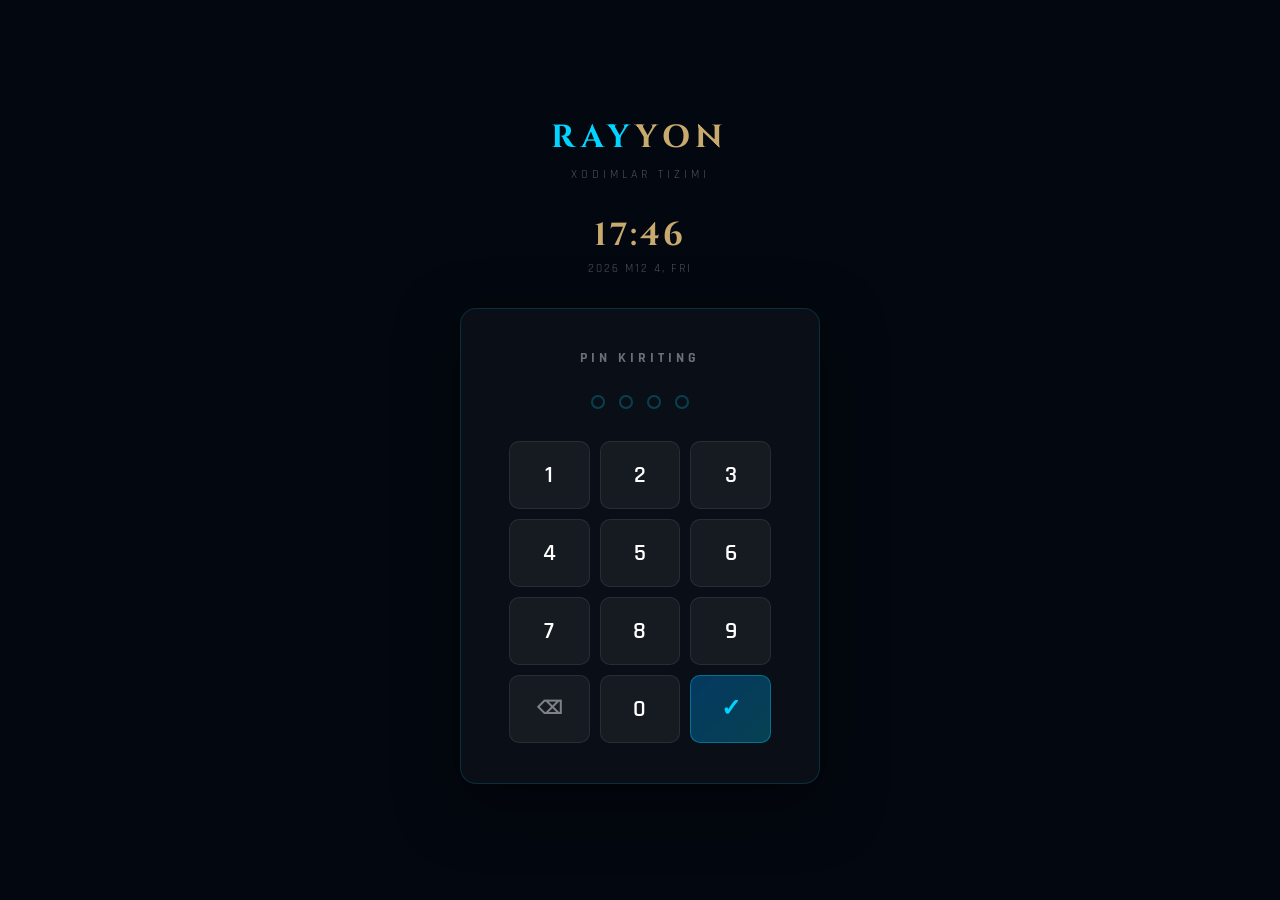
<file: checkin.html>
<!DOCTYPE html>
<html lang="uz">
<head>
<link rel="icon" type="image/x-icon" href="/favicon.ico">
<meta charset="UTF-8"/>
<meta name="viewport" content="width=device-width,initial-scale=1"/>
<title>Xodimlar — Rayyon</title>
<link href="https://fonts.googleapis.com/css2?family=Cinzel:wght@600;700&family=Rajdhani:wght@500;600;700&display=swap" rel="stylesheet"/>
<style>
:root{--bg:#030810;--cyan:#00d4ff;--gold:#c8a96e;}
*{margin:0;padding:0;box-sizing:border-box;}
body{background:var(--bg);color:#fff;font-family:'Rajdhani',sans-serif;
  min-height:100vh;display:flex;flex-direction:column;align-items:center;justify-content:center;}
.logo{font-family:'Cinzel',serif;font-size:2rem;font-weight:700;letter-spacing:6px;margin-bottom:8px;text-align:center;}
.logo .ray{color:var(--cyan);}.logo .yon{color:var(--gold);}
.sub{color:rgba(255,255,255,0.3);letter-spacing:4px;font-size:0.75rem;margin-bottom:32px;text-align:center;}
.clock{color:var(--gold);font-size:2rem;font-weight:700;letter-spacing:3px;margin-bottom:4px;font-family:'Cinzel',serif;text-align:center;}
.date-str{color:rgba(255,255,255,0.3);font-size:0.75rem;letter-spacing:2px;margin-bottom:32px;text-align:center;}
.card{background:rgba(255,255,255,0.03);border:1px solid rgba(0,212,255,0.15);
  border-radius:16px;padding:40px 48px;width:360px;text-align:center;
  box-shadow:0 20px 60px rgba(0,0,0,0.5);}
.card h2{font-size:0.85rem;letter-spacing:4px;color:rgba(255,255,255,0.4);margin-bottom:28px;}
.pin-display{display:flex;justify-content:center;gap:14px;margin-bottom:32px;}
.pin-dot{width:14px;height:14px;border-radius:50%;
  border:2px solid rgba(0,212,255,0.25);background:transparent;transition:all 0.2s;}
.pin-dot.filled{background:var(--cyan);border-color:var(--cyan);box-shadow:0 0 10px rgba(0,212,255,0.5);}
.keypad{display:grid;grid-template-columns:repeat(3,1fr);gap:10px;}
.key{background:rgba(255,255,255,0.05);border:1px solid rgba(255,255,255,0.08);
  border-radius:10px;color:#fff;font-size:1.5rem;font-weight:600;
  padding:18px;cursor:pointer;transition:all 0.15s;font-family:'Rajdhani',sans-serif;}
.key:hover{background:rgba(0,212,255,0.1);border-color:rgba(0,212,255,0.3);}
.key:active{transform:scale(0.94);}
.key.del{color:rgba(255,255,255,0.45);font-size:1.1rem;}
.key.enter{background:linear-gradient(135deg,rgba(0,100,170,0.5),rgba(0,180,220,0.3));
  color:var(--cyan);border-color:rgba(0,212,255,0.35);}
.result{margin-top:24px;padding:16px;border-radius:10px;font-size:0.95rem;
  font-weight:700;letter-spacing:1px;display:none;text-align:center;line-height:1.6;}
.result.checkin{background:rgba(0,230,118,0.1);border:1px solid rgba(0,230,118,0.3);color:#00e676;}
.result.checkout{background:rgba(255,152,0,0.1);border:1px solid rgba(255,152,0,0.3);color:#ff9800;}
.result.error{background:rgba(255,68,68,0.1);border:1px solid rgba(255,68,68,0.3);color:#ff4444;}
</style>
</head>
<body>
<div class="logo"><span class="ray">RAY</span><span class="yon">YON</span></div>
<div class="sub">XODIMLAR TIZIMI</div>
<div class="clock" id="clock">00:00</div>
<div class="date-str" id="dateStr"></div>
<div class="card">
  <h2>PIN KIRITING</h2>
  <div class="pin-display">
    <div class="pin-dot" id="d0"></div>
    <div class="pin-dot" id="d1"></div>
    <div class="pin-dot" id="d2"></div>
    <div class="pin-dot" id="d3"></div>
    <div class="pin-dot" id="d4" style="display:none"></div>
    <div class="pin-dot" id="d5" style="display:none"></div>
    <div class="pin-dot" id="d6" style="display:none"></div>
    <div class="pin-dot" id="d7" style="display:none"></div>
  </div>
  <div class="keypad">
    <button class="key" onclick="addPin('1')">1</button>
    <button class="key" onclick="addPin('2')">2</button>
    <button class="key" onclick="addPin('3')">3</button>
    <button class="key" onclick="addPin('4')">4</button>
    <button class="key" onclick="addPin('5')">5</button>
    <button class="key" onclick="addPin('6')">6</button>
    <button class="key" onclick="addPin('7')">7</button>
    <button class="key" onclick="addPin('8')">8</button>
    <button class="key" onclick="addPin('9')">9</button>
    <button class="key del" onclick="delPin()">&#9003;</button>
    <button class="key" onclick="addPin('0')">0</button>
    <button class="key enter" onclick="submitPin()">&#10003;</button>
  </div>
  <div class="result" id="result"></div>
</div>

<script>
let pin = '';
const MAX_LEN = 8;

function esc(s) {
  return String(s == null ? '' : s)
    .replace(/&/g,'&amp;').replace(/</g,'&lt;').replace(/>/g,'&gt;')
    .replace(/"/g,'&quot;').replace(/'/g,'&#39;');
}

function updateDots() {
  for (let i = 0; i < MAX_LEN; i++) {
    const el = document.getElementById('d' + i);
    if (!el) continue;
    el.style.display = i < Math.max(4, pin.length) ? '' : 'none';
    el.classList.toggle('filled', i < pin.length);
  }
}

let _ciTimer = null;
function addPin(d) {
  if (pin.length >= MAX_LEN) return;
  pin += d; updateDots();
  if (pin.length >= 4) {
    clearTimeout(_ciTimer);
    _ciTimer = setTimeout(submitPin, 500);
  }
}
function delPin() {
  clearTimeout(_ciTimer);
  pin = pin.slice(0, -1);
  updateDots();
}

async function submitPin() {
  clearTimeout(_ciTimer);
  if (pin.length < 4) return;
  const el = document.getElementById('result');
  el.style.display = 'block';
  el.className = 'result';
  el.textContent = '⏳ Tekshirilmoqda...';
  try {
    const res  = await fetch('/api/staff/checkin', {
      method: 'POST',
      headers: {'Content-Type': 'application/json'},
      body: JSON.stringify({pin})
    });
    const data = await res.json();
    if (data.ok) {
      el.className = data.action === 'checkin' ? 'result checkin' : 'result checkout';
      el.innerHTML = data.action === 'checkin'
        ? 'Xush kelibsiz!<br><strong>' + esc(data.name) + '</strong><br><small>' + esc(data.role) + '</small>'
        : 'Xayr!<br><strong>' + esc(data.name) + '</strong><br><small>' + esc(String(data.hours || 0)) + ' soat ishladi</small>';
    } else {
      el.className = 'result error';
      el.textContent = data.error || "PIN noto'g'ri!";
    }
  } catch(e) {
    el.className = 'result error';
    el.textContent = 'Server bilan ulanib bo\'lmadi';
  }
  pin = ''; updateDots();
  setTimeout(() => { el.style.display = 'none'; }, 3500);
}
function tick() {
  const now = new Date();
  document.getElementById('clock').textContent =
    [now.getHours(),now.getMinutes()].map(n=>String(n).padStart(2,'0')).join(':');
  document.getElementById('dateStr').textContent =
    now.toLocaleDateString('uz-UZ',{weekday:'long',year:'numeric',month:'long',day:'numeric'}).toUpperCase();
}
setInterval(tick, 1000); tick();
</script>
</body>
</html>
</file>
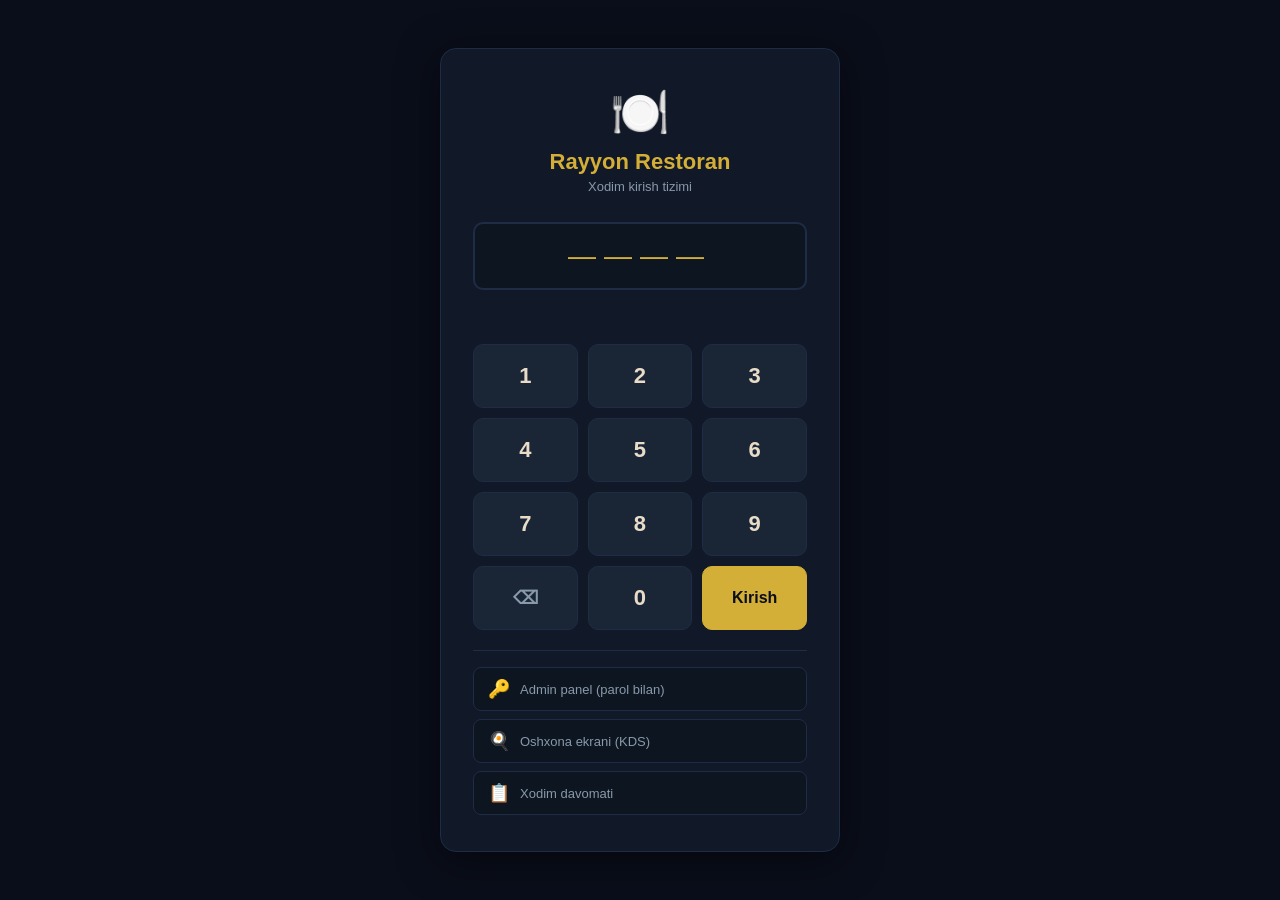
<file: kitchen.html>
<!DOCTYPE html>
<html lang="uz">
<head>
<meta charset="UTF-8"/>
<link rel="manifest" href="/manifest.json">
<meta name="theme-color" content="#d4af37">
<meta name="viewport" content="width=device-width,initial-scale=1"/>
<title>Oshxona Ekrani — Rayyon KDS</title>
<link href="https://fonts.googleapis.com/css2?family=Rajdhani:wght@500;600;700&family=Inter:wght@400;500;600&display=swap" rel="stylesheet"/>
<style>
:root { --bg:#0a0f1a; --card:#111827; --cyan:#00d4ff; --gold:#c8a96e; --green:#00e676; --orange:#ff9800; --red:#ff4444; --muted:rgba(255,255,255,0.45); }
*{margin:0;padding:0;box-sizing:border-box;}
body{background:var(--bg);color:#fff;font-family:'Inter',sans-serif;min-height:100vh;}
header{background:#060d1a;border-bottom:1px solid rgba(0,212,255,0.2);padding:14px 24px;display:flex;align-items:center;justify-content:space-between;position:sticky;top:0;z-index:100;}
.kds-logo{font-family:'Rajdhani',sans-serif;font-size:1.3rem;font-weight:700;letter-spacing:3px;color:var(--cyan);}
.kds-logo span{color:var(--gold);}
.kds-time{font-size:1.5rem;font-weight:600;color:var(--gold);letter-spacing:2px;font-family:'Rajdhani',sans-serif;}
.filters{display:flex;gap:8px;}
.filter-btn{background:rgba(0,212,255,0.07);border:1px solid rgba(0,212,255,0.2);color:var(--muted);
  font-family:'Rajdhani',sans-serif;font-size:0.8rem;font-weight:700;letter-spacing:2px;
  padding:6px 16px;border-radius:3px;cursor:pointer;transition:all 0.2s;}
.filter-btn.active,.filter-btn:hover{background:rgba(0,212,255,0.15);color:var(--cyan);border-color:var(--cyan);}
.stats-bar{display:flex;gap:20px;padding:12px 24px;background:rgba(0,0,0,0.3);border-bottom:1px solid rgba(255,255,255,0.05);}
.stat-pill{display:flex;align-items:center;gap:8px;font-size:0.82rem;}
.stat-pill .dot{width:10px;height:10px;border-radius:50%;}
.dot-pending{background:var(--orange);}
.dot-cooking{background:var(--cyan);}
.dot-ready{background:var(--green);}
.grid{display:grid;grid-template-columns:repeat(auto-fill,minmax(320px,1fr));gap:16px;padding:20px;}
.table-card{background:var(--card);border-radius:12px;overflow:hidden;border:1px solid rgba(255,255,255,0.08);}
.table-header{padding:14px 18px;display:flex;align-items:center;justify-content:space-between;
  background:linear-gradient(135deg,rgba(0,212,255,0.1),rgba(200,169,110,0.05));
  border-bottom:1px solid rgba(0,212,255,0.15);}
.table-num{font-family:'Rajdhani',sans-serif;font-size:1.3rem;font-weight:700;color:var(--cyan);letter-spacing:2px;}
.table-timer{font-size:0.75rem;color:var(--muted);}
.order-list{padding:12px 0;}
.order-item{padding:10px 18px;border-bottom:1px solid rgba(255,255,255,0.04);display:flex;align-items:center;gap:12px;}
.order-item:last-child{border-bottom:none;}
.item-emoji{font-size:1.6rem;flex-shrink:0;}
.item-info{flex:1;}
.item-name{font-weight:600;font-size:0.95rem;}
.item-qty{font-size:0.8rem;color:var(--gold);font-weight:700;}
.item-comment{font-size:0.75rem;color:var(--orange);margin-top:2px;font-style:italic;}
.item-timer{font-size:0.72rem;color:var(--muted);margin-top:2px;}
.status-badge{font-size:0.7rem;font-weight:700;letter-spacing:1px;padding:3px 10px;border-radius:20px;flex-shrink:0;}
.badge-pending{background:rgba(255,152,0,0.2);color:var(--orange);}
.badge-cooking{background:rgba(0,212,255,0.15);color:var(--cyan);}
.item-actions{display:flex;gap:6px;flex-shrink:0;}
.action-btn{border:none;border-radius:6px;cursor:pointer;font-size:0.75rem;font-weight:700;padding:5px 12px;font-family:'Rajdhani',sans-serif;letter-spacing:1px;transition:all 0.2s;}
.btn-cook{background:rgba(0,212,255,0.15);color:var(--cyan);border:1px solid rgba(0,212,255,0.3);}
.btn-cook:hover{background:rgba(0,212,255,0.25);}
.btn-ready{background:rgba(0,230,118,0.15);color:var(--green);border:1px solid rgba(0,230,118,0.3);}
.btn-ready:hover{background:rgba(0,230,118,0.25);}
.empty{text-align:center;padding:80px 20px;color:var(--muted);}
.empty-icon{font-size:4rem;margin-bottom:16px;}
.ready-section{background:rgba(0,230,118,0.05);border-top:2px solid var(--green);margin-top:0;}
.ready-card{background:rgba(0,230,118,0.08);border-color:rgba(0,230,118,0.3);}
.ready-header{background:linear-gradient(135deg,rgba(0,230,118,0.15),rgba(0,230,118,0.05));border-bottom-color:rgba(0,230,118,0.2);}
.ready-num{color:var(--green);}
.btn-served{background:rgba(0,230,118,0.2);color:var(--green);border:1px solid rgba(0,230,118,0.4);}
.btn-served:hover{background:rgba(0,230,118,0.35);}
.new-order-toast{position:fixed;top:80px;right:20px;background:var(--cyan);color:#000;
  font-family:'Rajdhani',sans-serif;font-weight:700;letter-spacing:2px;
  padding:14px 24px;border-radius:8px;font-size:1rem;
  transform:translateX(120%);transition:transform 0.3s;z-index:999;}
.new-order-toast.show{transform:translateX(0);}
audio{display:none;}
</style>
</head>
<body>
<div class="new-order-toast" id="newOrderToast">🔔 YANGI BUYURTMA!</div>

<header>
  <div class="kds-logo">RAYYON <span>OSHXONA</span></div>
  <div class="filters">
    <button class="filter-btn active" data-cat="">Hammasi</button>
    <button class="filter-btn" data-cat="milliy">Milliy</button>
    <button class="filter-btn" data-cat="grill">Grill</button>
    <button class="filter-btn" data-cat="salad">Salat</button>
    <button class="filter-btn" data-cat="drink">Ichimlik</button>
  </div>
  <div class="kds-time" id="clock">00:00:00</div>
</header>

<div class="stats-bar">
  <div class="stat-pill"><div class="dot dot-pending"></div><span id="cnt-pending">0 kutmoqda</span></div>
  <div class="stat-pill"><div class="dot dot-cooking"></div><span id="cnt-cooking">0 tayyorlanmoqda</span></div>
  <div class="stat-pill"><div class="dot dot-ready"></div><span id="cnt-ready">0 tayyor</span></div>
  <div style="margin-left:auto;color:var(--muted);font-size:0.8rem;" id="lastUpdate"></div>
</div>

<div id="mainGrid" class="grid"></div>

<script>
function kEsc(s) {
  return String(s == null ? '' : s)
    .replace(/&/g,'&amp;').replace(/</g,'&lt;').replace(/>/g,'&gt;')
    .replace(/"/g,'&quot;').replace(/'/g,'&#39;');
}
const API = '';
const KITCHEN_TOKEN = new URLSearchParams(window.location.search).get('kitchen_token') || '';

// Auth tekshiruv — faqat kitchen/cook/admin/director roli kirishi mumkin
(function checkKitchenAuth() {
  const role = sessionStorage.getItem('staff_role');
  const allowed = ['kitchen', 'cook', 'admin', 'director', 'manager'];
  if (!role || !allowed.includes(role)) {
    window.location.href = '/staff-login.html';
  }
})();
function kitchenHeaders() {
  const h = {'Content-Type':'application/json'};
  if (KITCHEN_TOKEN) {
    h['X-Kitchen-Token'] = KITCHEN_TOKEN;
  } else {
    const adminToken = sessionStorage.getItem('admin_token');
    if (adminToken) {
      h['X-Admin-Token'] = adminToken;
    } else {
      // Xodim PIN bilan autentifikatsiya (kitchen/cook/manager/chef)
      const staffPin = sessionStorage.getItem('staff_pin');
      if (staffPin) h['X-Staff-Pin'] = staffPin;
    }
  }
  return h;
}
// Token ogohlantirish
if (!KITCHEN_TOKEN && !sessionStorage.getItem('admin_token')) {
  console.warn('KITCHEN_TOKEN yo\'q va admin token ham yo\'q. Oshxona endpoint himoyasiz ishlashi mumkin.');
}
let currentCat = '';
let prevIds = new Set();
let firstLoad = true;

// Browser notification ruxsati
if ('Notification' in window && Notification.permission === 'default') {
  Notification.requestPermission();
}
function kNotify(title, body) {
  if (Notification.permission === 'granted') {
    new Notification(title, { body, icon: '/favicon.ico' });
  }
}

// Soat
function updateClock() {
  const now = new Date();
  document.getElementById('clock').textContent =
    [now.getHours(),now.getMinutes(),now.getSeconds()].map(n=>String(n).padStart(2,'0')).join(':');
}
setInterval(updateClock, 1000);
updateClock();

// Filtrlar
document.querySelectorAll('.filter-btn').forEach(btn => {
  btn.addEventListener('click', function() {
    document.querySelectorAll('.filter-btn').forEach(b=>b.classList.remove('active'));
    this.classList.add('active');
    currentCat = this.dataset.cat;
    load();
  });
});

function timeSince(dateStr) {
  if (!dateStr) return '';
  const diff = Math.floor((Date.now() - new Date(dateStr).getTime()) / 1000);
  if (diff < 60) return diff + ' soniya';
  if (diff < 3600) return Math.floor(diff/60) + ' daqiqa';
  return Math.floor(diff/3600) + ' soat';
}

function timerColor(dateStr) {
  if (!dateStr) return '';
  const diff = Math.floor((Date.now() - new Date(dateStr).getTime()) / 60000);
  if (diff > 20) return 'color:var(--red)';
  if (diff > 10) return 'color:var(--orange)';
  return 'color:var(--muted)';
}

let _updatingItem = false;
async function updateItemStatus(sessionId, itemId, status) {
  if (_updatingItem) return;
  _updatingItem = true;
  try {
    const r = await fetch(`${API}/api/session/${sessionId}/item/${itemId}/status`, {
      method: 'PUT',
      headers: kitchenHeaders(),
      body: JSON.stringify({status})
    });
    if (!r.ok) {
      const d = await r.json().catch(()=>({}));
      showKAlert(d.error || 'Holat o\'zgartirilmadi (' + r.status + ')');
      return;
    }
  } catch(e) {
    showKAlert('Tarmoq xatosi: ' + e.message);
    return;
  } finally {
    _updatingItem = false;
  }
  load();
}

function showKAlert(msg) {
  const t = document.getElementById('newOrderToast');
  t.textContent = '⚠ ' + msg;
  t.style.background = '#ff4444';
  t.classList.add('show');
  setTimeout(() => { t.classList.remove('show'); t.style.background=''; t.textContent='🔔 YANGI BUYURTMA!'; }, 3500);
}

async function load() {
  const url = currentCat ? `${API}/api/kitchen?category=${currentCat}` : `${API}/api/kitchen`;
  let kitchenRes, readyRes;
  try {
    [kitchenRes, readyRes] = await Promise.all([
      fetch(url, { headers: kitchenHeaders() }),
      fetch(`${API}/api/kitchen/ready`, { headers: kitchenHeaders() })
    ]);
  } catch(e) {
    document.getElementById('lastUpdate').textContent = '⚠ Ulanish yo\'q';
    return;
  }
  if (!kitchenRes.ok || !readyRes.ok) {
    const status = !kitchenRes.ok ? kitchenRes.status : readyRes.status;
    document.getElementById('lastUpdate').textContent = `⚠ Server xatosi (${status})`;
    return;
  }
  const groups = await kitchenRes.json();
  const ready  = await readyRes.json();

  // Yangi buyurtma signali
  const allIds = new Set();
  groups.forEach(g => (g.items || []).forEach(i => allIds.add(i.id)));
  if (!firstLoad) {
    for (const id of allIds) {
      if (!prevIds.has(id)) { showNewOrderToast(); break; }
    }
  }
  prevIds = allIds;
  firstLoad = false;

  // Statistika
  let pending=0, cooking=0;
  groups.forEach(g => (g.items || []).forEach(i => {
    if (i.status==='pending') pending++;
    else if (i.status==='cooking') cooking++;
  }));
  document.getElementById('cnt-pending').textContent = pending + ' kutmoqda';
  document.getElementById('cnt-cooking').textContent = cooking + ' tayyorlanmoqda';
  document.getElementById('cnt-ready').textContent   = ready.length + ' tayyor';
  document.getElementById('lastUpdate').textContent  = 'Yangilandi: ' + new Date().toLocaleTimeString('uz-UZ');

  const grid = document.getElementById('mainGrid');
  if (!groups.length && !ready.length) {
    grid.innerHTML = '<div class="empty" style="grid-column:1/-1"><div class="empty-icon">✅</div><p>Barcha buyurtmalar bajarildi!</p></div>';
    return;
  }

  let html = '';

  // Aktiv buyurtmalar
  groups.forEach(g => {
    const gItems = g.items || [];
    html += `<div class="table-card">
      <div class="table-header">
        <div class="table-num">STOL #${g.table}</div>
        <div class="table-timer">Sessiya: ${gItems.length} taom</div>
      </div>
      <div class="order-list">`;
    gItems.forEach(item => {
      const isCooking = item.status === 'cooking';
      html += `<div class="order-item">
        <div class="item-emoji">${kEsc(item.item_emoji)||'🍽'}</div>
        <div class="item-info">
          <div class="item-name">${kEsc(item.item_name)}</div>
          <div class="item-qty">× ${item.quantity}</div>
          ${item.comment ? `<div class="item-comment">💬 ${kEsc(item.comment)}</div>` : ''}
          <div class="item-timer" data-created="${kEsc(item.created_at||'')}" style="${timerColor(item.created_at)}">⏱ ${timeSince(item.created_at)}</div>
        </div>
        <span class="status-badge ${isCooking?'badge-cooking':'badge-pending'}">${isCooking?'PISHMOQDA':'KUTMOQDA'}</span>
        <div class="item-actions">
          ${!isCooking ? `<button class="action-btn btn-cook" onclick="updateItemStatus(${g.session_id},${item.id},'cooking')">▶ Boshlash</button>` : ''}
          <button class="action-btn btn-ready" onclick="updateItemStatus(${g.session_id},${item.id},'ready')">✓ Tayyor</button>
        </div>
      </div>`;
    });
    html += '</div></div>';
  });

  // Tayyor buyurtmalar
  if (ready.length) {
    const readyByTable = {};
    ready.forEach(i => {
      const t = i.table_number || '?';
      if (!readyByTable[t]) readyByTable[t] = {items:[], sid: i.session_id};
      readyByTable[t].items.push(i);
    });
    Object.entries(readyByTable).forEach(([tbl, data]) => {
      html += `<div class="table-card ready-card">
        <div class="table-header ready-header">
          <div class="table-num ready-num">✅ STOL #${tbl} — TAYYOR</div>
          <div class="table-timer" style="color:var(--green)">Ofitsiant olib ketsin!</div>
        </div>
        <div class="order-list">`;
      data.items.forEach(item => {
        html += `<div class="order-item">
          <div class="item-emoji">${kEsc(item.item_emoji)||'🍽'}</div>
          <div class="item-info">
            <div class="item-name">${kEsc(item.item_name)}</div>
            <div class="item-qty">× ${item.quantity}</div>
          </div>
          <button class="action-btn btn-served" onclick="updateItemStatus(${data.sid},${item.id},'served')">Berildi ✓</button>
        </div>`;
      });
      html += '</div></div>';
    });
  }

  grid.innerHTML = html;
}

function playBeep() {
  try {
    const ctx = new (window.AudioContext || window.webkitAudioContext)();
    const osc = ctx.createOscillator();
    const gain = ctx.createGain();
    osc.connect(gain); gain.connect(ctx.destination);
    osc.frequency.value = 880;
    osc.type = 'sine';
    gain.gain.setValueAtTime(0.4, ctx.currentTime);
    gain.gain.exponentialRampToValueAtTime(0.001, ctx.currentTime + 0.4);
    osc.start(ctx.currentTime);
    osc.stop(ctx.currentTime + 0.4);
  } catch(e) { console.warn('AudioContext xato:', e); }
}

function showNewOrderToast() {
  const t = document.getElementById('newOrderToast');
  t.textContent = '🔔 YANGI BUYURTMA!';
  t.style.background = '';
  t.classList.add('show');
  playBeep();
  setTimeout(() => t.classList.remove('show'), 3000);
}

// SSE — real-time yangilanish (fallback timer bir martadan yaratiladi)
load();
let _kFallbackTimer = null;
function startKFallback() {
  if (!_kFallbackTimer) _kFallbackTimer = setInterval(load, 5000);
}

let _es = null;
function _kStartSSE() {
  if (_es) { try { _es.close(); } catch(e){} }
  _es = new EventSource('/api/events');
  _es.addEventListener('connected', () => {
    if (_kFallbackTimer) { clearInterval(_kFallbackTimer); _kFallbackTimer = null; }
  });
  _es.addEventListener('new_order', e => {
    if (_kFallbackTimer) { clearInterval(_kFallbackTimer); _kFallbackTimer = null; }
    load();
    try { const d = JSON.parse(e.data); kNotify('Yangi buyurtma! 🍽', `Stol #${d.table}: ${d.items}`); } catch(e) { console.warn('SSE parse xato:', e); }
  });
  _es.addEventListener('item_cooking', () => { if (_kFallbackTimer) { clearInterval(_kFallbackTimer); _kFallbackTimer = null; } load(); });
  _es.addEventListener('item_ready',   () => { if (_kFallbackTimer) { clearInterval(_kFallbackTimer); _kFallbackTimer = null; } load(); });
  _es.onerror = () => {
    if (_es.readyState === EventSource.CLOSED) {
      _es.close();
      startKFallback();
      setTimeout(_kStartSSE, 5000);
    } else if (_es.readyState === EventSource.CONNECTING) {
      startKFallback();
    }
  };
}
_kStartSSE();
setTimeout(() => { if (!_es || _es.readyState !== EventSource.OPEN) startKFallback(); }, 5000);

// EventSource cleanup — sahifa yopilganda ulanishni to'g'ri yopish
window.addEventListener('beforeunload', () => {
  if (_es) _es.close();
  if (_kFallbackTimer) clearInterval(_kFallbackTimer);
});

// Timer real-time yangilanishi — kartadagi vaqtlarni har daqiqada qayta hisoblaydi
setInterval(() => {
  document.querySelectorAll('.item-timer[data-created]').forEach(el => {
    const created = el.dataset.created;
    el.textContent = '⏱ ' + timeSince(created);
    el.style.cssText = timerColor(created);
  });
}, 30000);
</script>
</body>
</html>
</file>
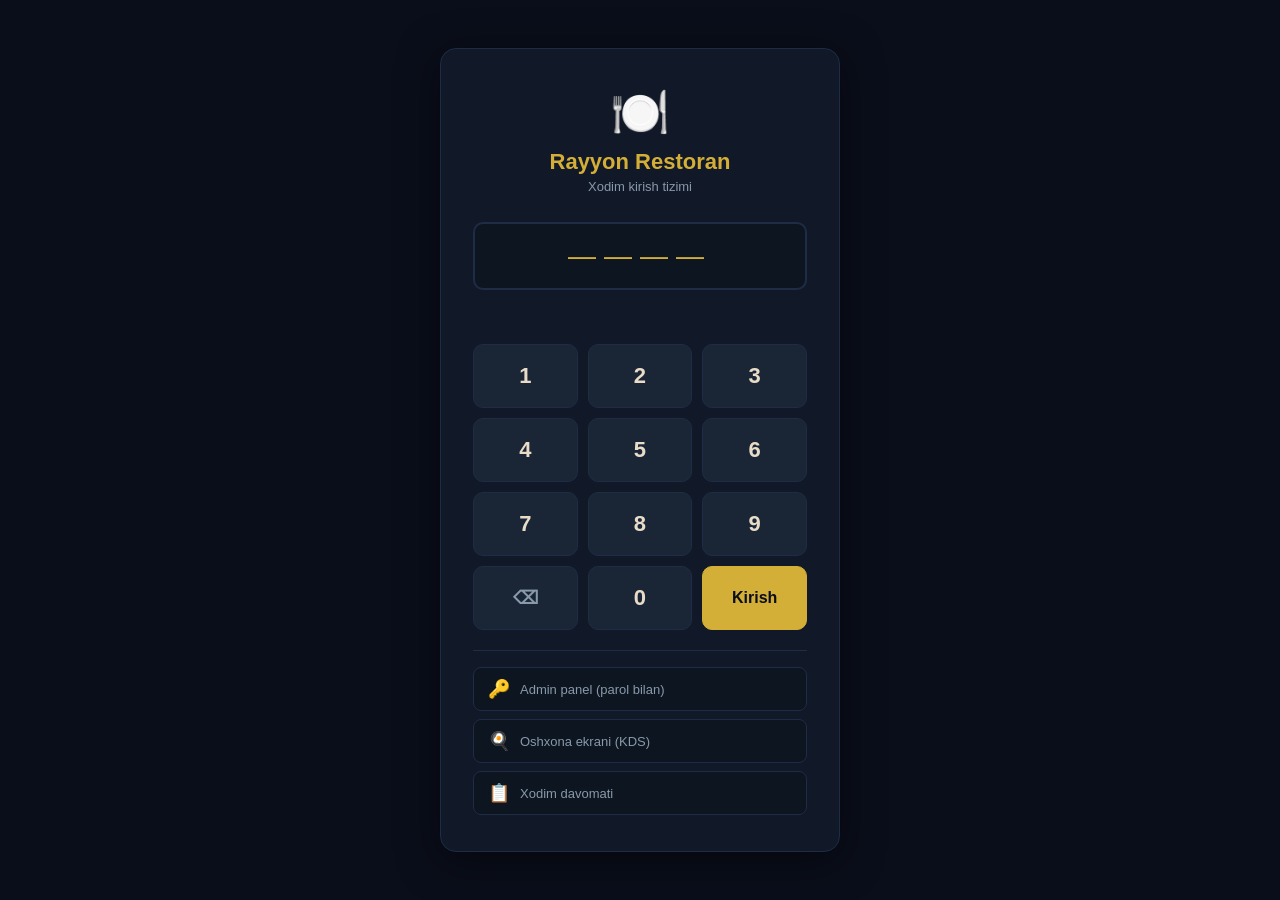
<file: staff-login.html>
<!DOCTYPE html>
<html lang="uz">
<head>
<link rel="icon" type="image/x-icon" href="/favicon.ico">
<meta charset="UTF-8">
<link rel="manifest" href="/manifest.json">
<meta name="theme-color" content="#d4af37">
<meta name="viewport" content="width=device-width, initial-scale=1.0">
<title>Xodim Kirish — Rayyon Restoran</title>
<style>
  :root {
    --bg: #0a0e1a;
    --card: #111827;
    --border: #1e2d45;
    --gold: #d4af37;
    --gold2: #f0d060;
    --text: #e8dcc8;
    --muted: #8899aa;
    --red: #e53e3e;
    --green: #38a169;
  }
  * { box-sizing: border-box; margin: 0; padding: 0; }
  body {
    background: var(--bg);
    color: var(--text);
    font-family: 'Segoe UI', sans-serif;
    min-height: 100vh;
    display: flex;
    align-items: center;
    justify-content: center;
    padding: 16px;
  }
  .card {
    background: var(--card);
    border: 1px solid var(--border);
    border-radius: 16px;
    padding: 36px 32px;
    width: 100%;
    max-width: 400px;
    box-shadow: 0 8px 40px rgba(0,0,0,0.5);
  }
  .logo {
    text-align: center;
    margin-bottom: 28px;
  }
  .logo .emoji { font-size: 48px; display: block; }
  .logo h1 { font-size: 22px; color: var(--gold); margin-top: 8px; }
  .logo p { color: var(--muted); font-size: 13px; margin-top: 4px; }

  .pin-display {
    background: #0d1520;
    border: 2px solid var(--border);
    border-radius: 10px;
    padding: 16px;
    text-align: center;
    font-size: 28px;
    letter-spacing: 8px;
    color: var(--gold);
    margin-bottom: 20px;
    min-height: 60px;
    display: flex;
    align-items: center;
    justify-content: center;
    transition: border-color 0.2s;
  }
  .pin-display.active { border-color: var(--gold); }

  .numpad {
    display: grid;
    grid-template-columns: repeat(3, 1fr);
    gap: 10px;
    margin-bottom: 16px;
  }
  .numpad button {
    background: #1a2535;
    border: 1px solid var(--border);
    border-radius: 10px;
    color: var(--text);
    font-size: 22px;
    font-weight: 600;
    padding: 18px;
    cursor: pointer;
    transition: background 0.15s, transform 0.1s;
    -webkit-tap-highlight-color: transparent;
  }
  .numpad button:hover { background: #223045; }
  .numpad button:active { transform: scale(0.94); background: #2a3a52; }
  .numpad button.btn-del {
    font-size: 18px;
    color: var(--muted);
  }
  .numpad button.btn-ok {
    background: var(--gold);
    color: #0a0e1a;
    font-size: 16px;
    font-weight: 700;
    border-color: var(--gold);
  }
  .numpad button.btn-ok:hover { background: var(--gold2); }

  #msg {
    text-align: center;
    font-size: 14px;
    min-height: 22px;
    margin-bottom: 12px;
    transition: opacity 0.3s;
  }
  #msg.err { color: var(--red); }
  #msg.ok  { color: var(--green); }

  .role-links {
    border-top: 1px solid var(--border);
    margin-top: 20px;
    padding-top: 16px;
    display: flex;
    flex-direction: column;
    gap: 8px;
  }
  .role-links a {
    display: flex;
    align-items: center;
    gap: 10px;
    padding: 10px 14px;
    border-radius: 8px;
    background: #0d1520;
    border: 1px solid var(--border);
    color: var(--muted);
    text-decoration: none;
    font-size: 13px;
    transition: background 0.15s;
  }
  .role-links a:hover { background: #1a2535; color: var(--text); }
  .role-links a .icon { font-size: 18px; }

  .spinner {
    display: inline-block;
    width: 18px; height: 18px;
    border: 2px solid var(--border);
    border-top-color: var(--gold);
    border-radius: 50%;
    animation: spin 0.6s linear infinite;
    vertical-align: middle;
    margin-right: 6px;
  }
  @keyframes spin { to { transform: rotate(360deg); } }
</style>
</head>
<body>
<div class="card">
  <div class="logo">
    <span class="emoji">🍽️</span>
    <h1>Rayyon Restoran</h1>
    <p>Xodim kirish tizimi</p>
  </div>

  <div class="pin-display" id="pinDisplay">
    <span id="pinDots">————</span>
  </div>

  <div id="msg"></div>

  <div class="numpad">
    <button onclick="numPress('1')">1</button>
    <button onclick="numPress('2')">2</button>
    <button onclick="numPress('3')">3</button>
    <button onclick="numPress('4')">4</button>
    <button onclick="numPress('5')">5</button>
    <button onclick="numPress('6')">6</button>
    <button onclick="numPress('7')">7</button>
    <button onclick="numPress('8')">8</button>
    <button onclick="numPress('9')">9</button>
    <button class="btn-del" onclick="numDel()">⌫</button>
    <button onclick="numPress('0')">0</button>
    <button class="btn-ok" onclick="doLogin()" id="btnOk">Kirish</button>
  </div>

  <div class="role-links">
    <a href="admin/index.html">
      <span class="icon">🔑</span>
      <span>Admin panel (parol bilan)</span>
    </a>
    <a href="kitchen.html" id="kitchenLink">
      <span class="icon">🍳</span>
      <span>Oshxona ekrani (KDS)</span>
    </a>
    <a href="checkin.html">
      <span class="icon">📋</span>
      <span>Xodim davomati</span>
    </a>
  </div>
</div>

<script>
const API = '';
let pin = '';
const MAX_PIN = 8;

function updateDisplay() {
  const el = document.getElementById('pinDots');
  const disp = document.getElementById('pinDisplay');
  if (pin.length === 0) {
    el.textContent = '————';
    disp.classList.remove('active');
  } else {
    el.textContent = '●'.repeat(pin.length) + '—'.repeat(Math.max(0, 4 - pin.length));
    disp.classList.add('active');
  }
}

function numPress(d) {
  if (pin.length >= MAX_PIN) return;
  pin += d;
  updateDisplay();
  setMsg('');
  // Har raqamdan keyin timer qayta boshlanadi — 5-8 raqamli PIN uchun ham to'g'ri ishlaydi
  if (pin.length >= 4) autoLogin();
}


function numDel() {
  pin = pin.slice(0, -1);
  updateDisplay();
  setMsg('');
}

function setMsg(text, type='') {
  const el = document.getElementById('msg');
  el.textContent = text;
  el.className = type;
}

let autoTimer = null;
function autoLogin() {
  clearTimeout(autoTimer);
  autoTimer = setTimeout(doLogin, 600);
}

async function doLogin() {
  clearTimeout(autoTimer);
  if (pin.length < 4) { setMsg('PIN kamida 4 ta raqam', 'err'); return; }
  const btn = document.getElementById('btnOk');
  btn.disabled = true;
  btn.innerHTML = '<span class="spinner"></span>';
  setMsg('');

  try {
    const r = await fetch(`${API}/api/staff/login`, {
      method: 'POST',
      headers: { 'Content-Type': 'application/json' },
      body: JSON.stringify({ pin })
    });
    const d = await r.json();
    if (!d.ok) {
      setMsg(d.error || 'PIN noto\'g\'ri', 'err');
      pin = '';
      updateDisplay();
      btn.disabled = false;
      btn.textContent = 'Kirish';
      return;
    }
    setMsg(`Xush kelibsiz, ${d.name}! ✅`, 'ok');

    // Role bo'yicha yo'naltirish
    const routes = {
      admin:      'admin/index.html',
      director:   'admin/index.html',
      accountant: 'admin/index.html?role=accountant',
      manager:    'admin/index.html?role=manager',
      chef:       'kitchen.html',
      cook:       'kitchen.html',
      cashier:    'cashier.html',
      waiter:     'waiter.html',
      kitchen:    'kitchen.html',
    };

    // Xodim ma'lumotlarini sessionStorage ga (XSS himoya)
    sessionStorage.setItem('staff_id',   d.id);
    sessionStorage.setItem('staff_name', d.name);
    sessionStorage.setItem('staff_role', d.role);
    sessionStorage.setItem('staff_pin', pin);

    // Panel rollar uchun admin token sessionStorage ga
    if (d.token) {
      sessionStorage.setItem('admin_token', d.token);
    }

    const dest = routes[d.redirect] || routes[d.role] || 'waiter.html';
    setTimeout(() => { window.location.href = dest; }, 800);
  } catch(e) {
    setMsg('Server bilan bog\'lanib bo\'lmadi', 'err');
    pin = '';
    updateDisplay();
    btn.disabled = false;
    btn.textContent = 'Kirish';
  }
}

// Klaviatura qo'llab-quvvatlash
document.addEventListener('keydown', e => {
  if (e.key >= '0' && e.key <= '9') numPress(e.key);
  else if (e.key === 'Backspace') numDel();
  else if (e.key === 'Enter') doLogin();
});
</script>
</body>
</html>
</file>
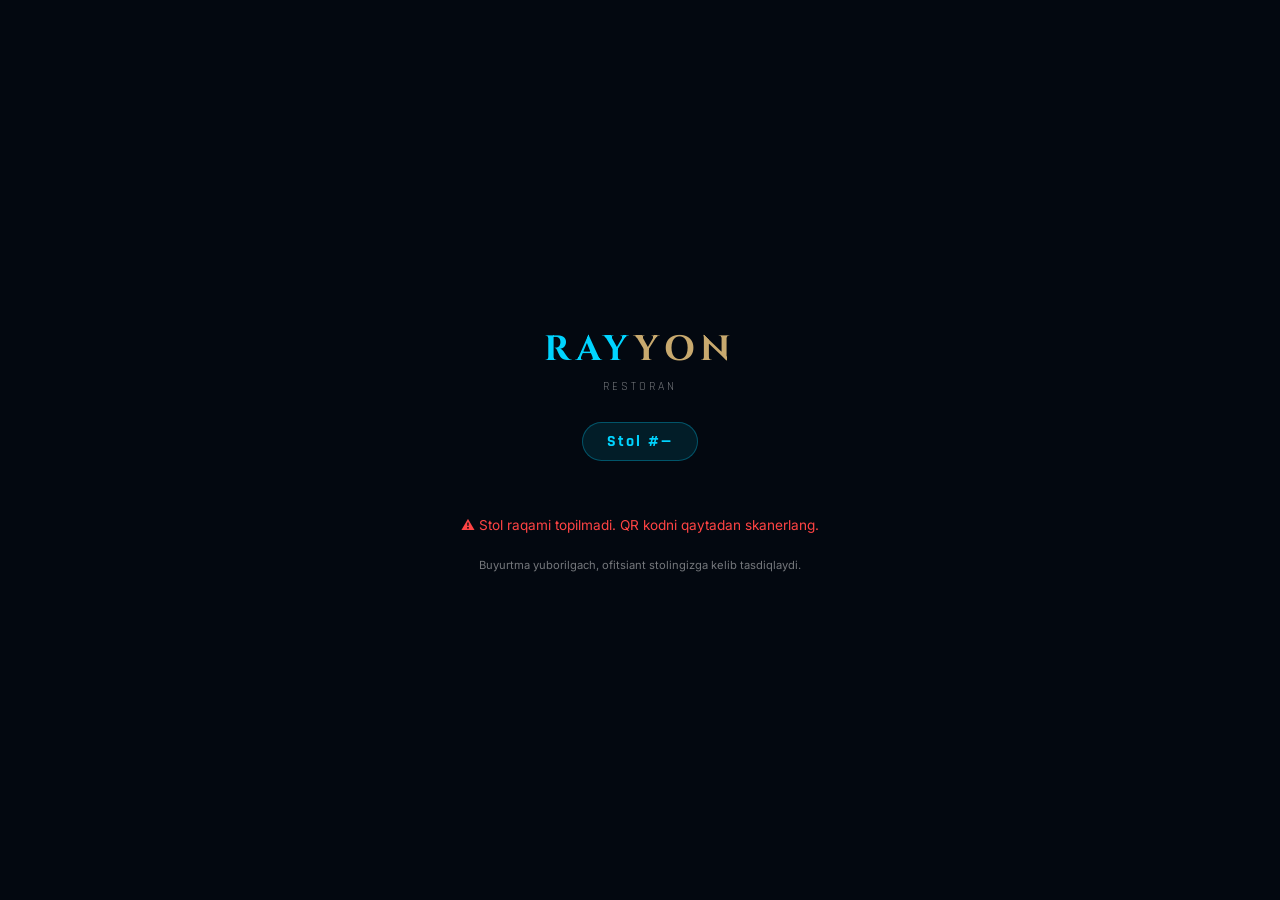
<file: table-landing.html>
<!DOCTYPE html>
<html lang="uz">
<head>
<link rel="icon" type="image/x-icon" href="/favicon.ico">
<meta charset="UTF-8"/>
<meta name="viewport" content="width=device-width,initial-scale=1,maximum-scale=1"/>
<title>Rayyon Restoran — Xush kelibsiz</title>
<link href="https://fonts.googleapis.com/css2?family=Cinzel:wght@600;700&family=Rajdhani:wght@500;600;700&family=Inter:wght@400;500&display=swap" rel="stylesheet"/>
<style>
:root{--bg:#030810;--card:#0d1420;--cyan:#00d4ff;--gold:#c8a96e;--muted:rgba(255,255,255,0.45);}
*{margin:0;padding:0;box-sizing:border-box;-webkit-tap-highlight-color:transparent;}
body{background:var(--bg);color:#fff;font-family:'Inter',sans-serif;min-height:100vh;max-width:480px;margin:0 auto;
  display:flex;flex-direction:column;align-items:center;justify-content:center;padding:24px;text-align:center;}
.logo{font-family:'Cinzel',serif;font-size:2.2rem;font-weight:700;letter-spacing:6px;margin-bottom:6px;}
.logo .ray{color:var(--cyan);}.logo .yon{color:var(--gold);}
.sub{color:var(--muted);letter-spacing:3px;font-size:0.75rem;margin-bottom:28px;font-family:'Rajdhani',sans-serif;}
.table-badge{display:inline-block;background:rgba(0,212,255,0.1);border:1px solid rgba(0,212,255,0.3);
  color:var(--cyan);font-family:'Rajdhani',sans-serif;font-weight:700;font-size:1rem;
  letter-spacing:2px;padding:8px 24px;border-radius:20px;margin-bottom:36px;}
.choice-title{font-size:0.95rem;color:rgba(255,255,255,0.75);margin-bottom:20px;line-height:1.5;}
.choice-btn{display:flex;align-items:center;gap:14px;width:100%;background:var(--card);
  border:1px solid rgba(255,255,255,0.1);border-radius:16px;padding:18px 20px;margin-bottom:14px;
  text-decoration:none;color:#fff;text-align:left;transition:all 0.2s;}
.choice-btn:active{transform:scale(0.98);}
.choice-icon{font-size:2rem;flex-shrink:0;}
.choice-text{flex:1;}
.choice-name{font-weight:700;font-size:1rem;margin-bottom:2px;}
.choice-desc{color:var(--muted);font-size:0.78rem;line-height:1.4;}
.choice-web{border-color:rgba(0,212,255,0.25);}
.choice-web:active{background:rgba(0,212,255,0.08);}
.choice-bot{border-color:rgba(200,169,110,0.3);}
.choice-bot:active{background:rgba(200,169,110,0.08);}
.choice-bot .choice-name{color:var(--gold);}
.badge-loyalty{display:inline-block;background:rgba(200,169,110,0.15);color:var(--gold);
  font-size:0.65rem;font-weight:700;padding:2px 8px;border-radius:8px;margin-left:6px;letter-spacing:0.5px;}
.footer-note{color:var(--muted);font-size:0.7rem;margin-top:24px;line-height:1.5;}
.err{color:#ff4444;font-size:0.85rem;margin-top:20px;}
</style>
</head>
<body>
<div class="logo"><span class="ray">RAY</span><span class="yon">YON</span></div>
<div class="sub">RESTORAN</div>
<div class="table-badge" id="table-badge">Stol #—</div>

<div id="choices">
  <div class="choice-title">Buyurtma berish uchun usulni tanlang:</div>

  <a class="choice-btn choice-web" id="web-link" href="#">
    <div class="choice-icon">🌐</div>
    <div class="choice-text">
      <div class="choice-name">Saytdan buyurtma berish</div>
      <div class="choice-desc">Ro'yxatdan o'tmasdan, tezkor buyurtma</div>
    </div>
  </a>

  <a class="choice-btn choice-bot" id="bot-link" href="#" target="_blank">
    <div class="choice-icon">🤖</div>
    <div class="choice-text">
      <div class="choice-name">Telegram orqali buyurtma <span class="badge-loyalty">BONUS</span></div>
      <div class="choice-desc">Doimiy mijoz bo'ling — ballar va chegirmalar oling</div>
    </div>
  </a>
</div>

<div class="footer-note">Buyurtma yuborilgach, ofitsiant stolingizga kelib tasdiqlaydi.</div>

<script>
function esc(s) {
  return String(s == null ? '' : s)
    .replace(/&/g,'&amp;').replace(/</g,'&lt;').replace(/>/g,'&gt;');
}

const params = new URLSearchParams(location.search);
const tableNum = parseInt(params.get('table') || '0');

if (!tableNum) {
  document.getElementById('choices').innerHTML = '<div class="err">⚠ Stol raqami topilmadi. QR kodni qaytadan skanerlang.</div>';
} else {
  document.getElementById('table-badge').textContent = `Stol #${tableNum}`;

  // Stolda faol sessiya bo'lmasa shu yerda ochamiz — aks holda menu.html'da
  // token yo'qligi sababli "+" tugmalari yashirin qolib, mijoz buyurtma
  // bera olmay qolardi (autentifikatsiyasiz — faqat stol raqami kifoya).
  const webLink = document.getElementById('web-link');
  webLink.href = `/menu.html?table=${tableNum}`;
  fetch('/api/table-checkin', {
    method: 'POST',
    headers: {'Content-Type': 'application/json'},
    body: JSON.stringify({table_number: tableNum})
  }).then(r => r.json()).then(d => {
    if (d.ok && d.token) {
      webLink.href = `/menu.html?table=${tableNum}&token=${encodeURIComponent(d.token)}`;
    }
  }).catch(() => {});

  // Bot username sozlamalardan olinadi, topilmasa standart qiymat ishlatiladi
  fetch('/api/settings').then(r => r.json()).then(settings => {
    let botUsername = 'rayyon_restoran_bot';
    if (Array.isArray(settings)) {
      const found = settings.find(s => s.key === 'telegram_bot');
      if (found?.value) botUsername = found.value.replace(/^@/, '');
    }
    document.getElementById('bot-link').href = `https://t.me/${botUsername}?start=t${tableNum}`;
  }).catch(() => {
    document.getElementById('bot-link').href = `https://t.me/rayyon_restoran_bot?start=t${tableNum}`;
  });
}
</script>
</body>
</html>
</file>
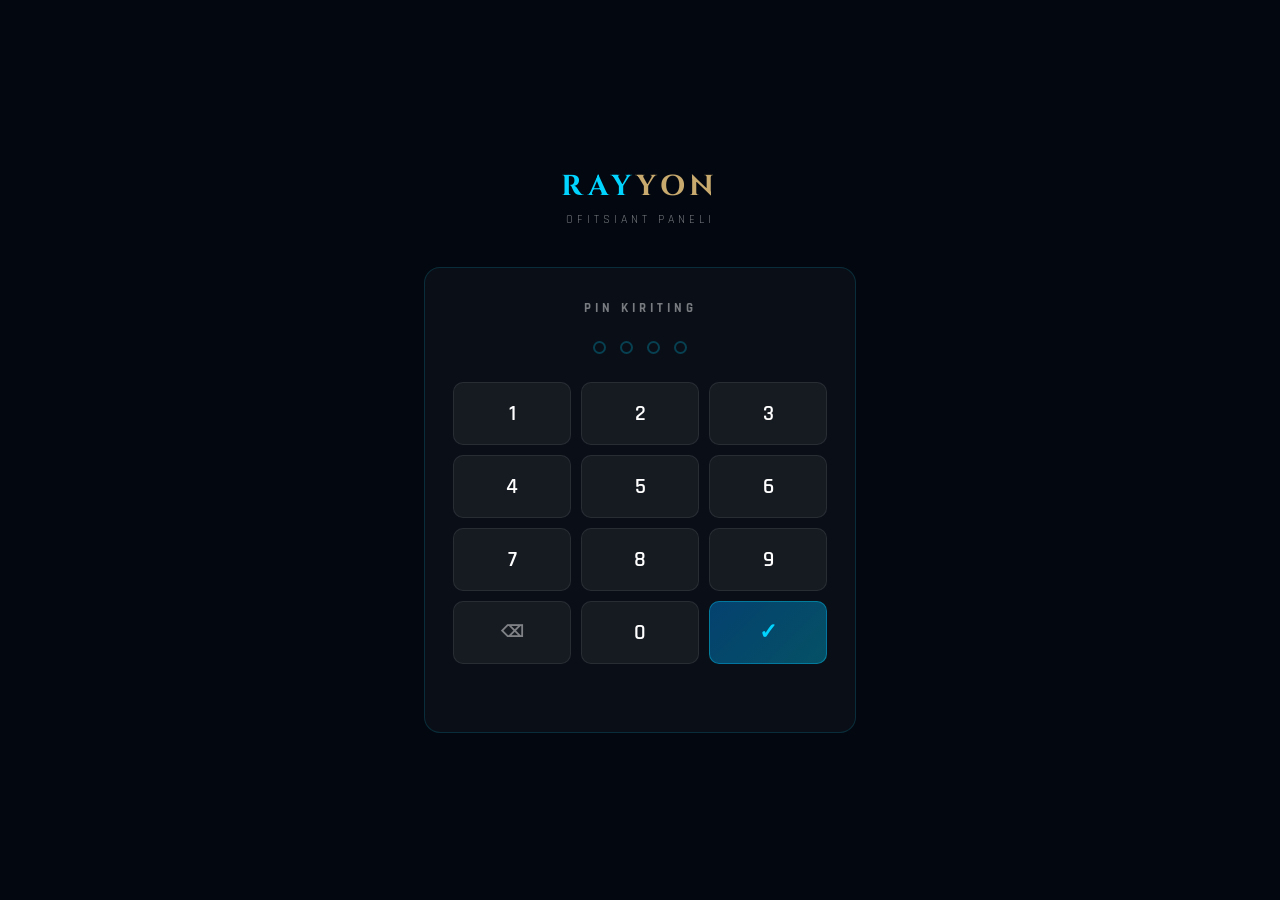
<file: waiter.html>
<!DOCTYPE html>
<html lang="uz">
<head>
<meta charset="UTF-8"/>
<link rel="manifest" href="/manifest.json">
<meta name="theme-color" content="#d4af37">
<meta name="viewport" content="width=device-width,initial-scale=1,maximum-scale=1"/>
<title>Ofitsiant — Rayyon</title>
<link href="https://fonts.googleapis.com/css2?family=Cinzel:wght@600;700&family=Rajdhani:wght@500;600;700&family=Inter:wght@400;500&display=swap" rel="stylesheet"/>
<style>
:root{--bg:#030810;--card:#0d1420;--cyan:#00d4ff;--gold:#c8a96e;--green:#00e676;--orange:#ff9800;--red:#ff4444;--muted:rgba(255,255,255,0.45);}
*{margin:0;padding:0;box-sizing:border-box;-webkit-tap-highlight-color:transparent;}
body{background:var(--bg);color:#fff;font-family:'Inter',sans-serif;min-height:100vh;max-width:480px;margin:0 auto;}

/* LOGIN */
#loginScreen{display:flex;flex-direction:column;align-items:center;justify-content:center;min-height:100vh;padding:24px;}
.w-logo{font-family:'Cinzel',serif;font-size:1.8rem;font-weight:700;letter-spacing:5px;margin-bottom:6px;}
.w-logo .r{color:var(--cyan);}.w-logo .y{color:var(--gold);}
.w-sub{color:var(--muted);letter-spacing:4px;font-size:0.72rem;margin-bottom:40px;font-family:'Rajdhani',sans-serif;}
.pin-card{background:rgba(255,255,255,0.03);border:1px solid rgba(0,212,255,0.15);border-radius:16px;padding:32px 28px;width:100%;}
.pin-card h2{font-family:'Rajdhani',sans-serif;font-size:0.82rem;letter-spacing:4px;color:var(--muted);text-align:center;margin-bottom:24px;}
.pin-dots{display:flex;justify-content:center;gap:14px;margin-bottom:28px;}
.pd{width:13px;height:13px;border-radius:50%;border:2px solid rgba(0,212,255,0.25);transition:all 0.2s;}
.pd.on{background:var(--cyan);border-color:var(--cyan);box-shadow:0 0 8px rgba(0,212,255,0.5);}
.keypad{display:grid;grid-template-columns:repeat(3,1fr);gap:10px;}
.key{background:rgba(255,255,255,0.05);border:1px solid rgba(255,255,255,0.08);border-radius:10px;
  color:#fff;font-size:1.4rem;font-weight:600;padding:16px;cursor:pointer;transition:all 0.15s;
  font-family:'Rajdhani',sans-serif;}
.key:active{transform:scale(0.93);background:rgba(0,212,255,0.15);}
.key.del{color:var(--muted);font-size:1rem;}
.key.ok{background:linear-gradient(135deg,rgba(0,100,170,0.6),rgba(0,180,220,0.4));color:var(--cyan);border-color:rgba(0,212,255,0.35);}
.pin-err{color:var(--red);text-align:center;font-size:0.82rem;margin-top:16px;height:20px;font-family:'Rajdhani',sans-serif;letter-spacing:1px;}

/* MAIN APP */
#app{display:none;flex-direction:column;min-height:100vh;}
.w-header{background:#060d1a;border-bottom:1px solid rgba(0,212,255,0.15);
  padding:12px 16px;display:flex;align-items:center;justify-content:space-between;position:sticky;top:0;z-index:100;}
.w-name{font-family:'Rajdhani',sans-serif;font-weight:700;letter-spacing:2px;font-size:0.9rem;}
.w-name span{color:var(--cyan);}
.w-logout{background:none;border:1px solid rgba(255,255,255,0.1);color:var(--muted);
  padding:5px 12px;border-radius:6px;cursor:pointer;font-size:0.75rem;font-family:'Rajdhani',sans-serif;}

/* TABS */
.tabs{display:flex;background:#060d1a;border-bottom:1px solid rgba(255,255,255,0.06);}
.tab{flex:1;padding:12px;text-align:center;cursor:pointer;font-family:'Rajdhani',sans-serif;
  font-size:0.8rem;font-weight:700;letter-spacing:2px;color:var(--muted);transition:all 0.2s;position:relative;}
.tab.active{color:var(--cyan);}
.tab.active::after{content:'';position:absolute;bottom:0;left:0;right:0;height:2px;background:var(--cyan);}
.tab-badge{background:var(--red);color:#fff;font-size:0.65rem;padding:1px 5px;border-radius:10px;
  margin-left:4px;font-weight:700;}

/* VIEWS */
.view{display:none;padding:16px;}
.view.active{display:block;}

/* STOLLAR */
.table-grid{display:grid;grid-template-columns:repeat(3,1fr);gap:10px;}
.t-card{border-radius:10px;padding:14px 10px;text-align:center;cursor:pointer;transition:all 0.2s;border:1px solid;}
.t-card:active{transform:scale(0.96);}
.t-free{background:rgba(0,230,118,0.07);border-color:rgba(0,230,118,0.25);}
.t-occupied{background:rgba(255,152,0,0.07);border-color:rgba(255,152,0,0.25);}
.t-bill{background:rgba(255,68,68,0.07);border-color:rgba(255,68,68,0.25);}
.t-num{font-family:'Rajdhani',sans-serif;font-size:1.2rem;font-weight:700;letter-spacing:1px;}
.t-free .t-num{color:var(--green);}
.t-occupied .t-num{color:var(--orange);}
.t-bill .t-num{color:var(--red);}
.t-info{font-size:0.7rem;color:var(--muted);margin-top:4px;}
.t-sum{font-size:0.75rem;color:var(--gold);font-weight:600;margin-top:2px;}

/* BUYURTMA OYNASI */
.order-panel{position:fixed;inset:0;background:rgba(0,0,0,0.9);z-index:999;display:none;flex-direction:column;}
.op-header{background:#060d1a;padding:14px 16px;border-bottom:1px solid rgba(0,212,255,0.15);
  display:flex;align-items:center;justify-content:space-between;}
.op-title{font-family:'Rajdhani',sans-serif;font-weight:700;font-size:1rem;letter-spacing:2px;color:var(--cyan);}
.op-close{background:none;border:none;color:var(--muted);font-size:1.4rem;cursor:pointer;}
.op-body{flex:1;overflow-y:auto;padding:12px;}
.menu-cats{display:flex;gap:6px;overflow-x:auto;padding-bottom:8px;margin-bottom:12px;}
.mcat{background:rgba(255,255,255,0.05);border:1px solid rgba(255,255,255,0.1);
  color:var(--muted);font-family:'Rajdhani',sans-serif;font-size:0.75rem;font-weight:700;
  letter-spacing:1px;padding:6px 14px;border-radius:20px;cursor:pointer;white-space:nowrap;transition:all 0.2s;}
.mcat.active{background:rgba(0,212,255,0.12);color:var(--cyan);border-color:rgba(0,212,255,0.3);}
.menu-grid{display:grid;grid-template-columns:1fr 1fr;gap:8px;}
.m-item{background:rgba(255,255,255,0.04);border:1px solid rgba(255,255,255,0.08);
  border-radius:8px;padding:12px;cursor:pointer;transition:all 0.15s;}
.m-item:active{background:rgba(0,212,255,0.1);border-color:rgba(0,212,255,0.3);}
.m-emoji{font-size:1.8rem;margin-bottom:4px;}
.m-name{font-size:0.82rem;font-weight:600;line-height:1.3;}
.m-price{color:var(--gold);font-size:0.78rem;font-weight:700;margin-top:4px;}
.m-unavail{opacity:0.35;pointer-events:none;}
.cart-bar{background:#0d1a2a;border-top:1px solid rgba(0,212,255,0.2);padding:12px 16px;
  display:flex;align-items:center;justify-content:space-between;gap:10px;}
.cart-info{font-family:'Rajdhani',sans-serif;font-size:0.85rem;color:var(--cyan);}
.btn-submit{background:linear-gradient(135deg,#005577,#0099cc);border:none;color:#fff;
  padding:12px 24px;border-radius:8px;font-family:'Rajdhani',sans-serif;font-size:0.9rem;
  font-weight:700;letter-spacing:1px;cursor:pointer;flex-shrink:0;}

/* CART DETAIL */
.cart-item-row{display:flex;align-items:center;gap:10px;padding:10px 0;
  border-bottom:1px solid rgba(255,255,255,0.05);}
.ci-emoji{font-size:1.5rem;flex-shrink:0;}
.ci-name{flex:1;font-size:0.88rem;font-weight:600;}
.ci-price{color:var(--gold);font-size:0.82rem;}
.ci-qty-ctrl{display:flex;align-items:center;gap:8px;}
.qty-btn{background:rgba(255,255,255,0.08);border:none;color:#fff;width:26px;height:26px;
  border-radius:50%;cursor:pointer;font-size:1rem;display:flex;align-items:center;justify-content:center;}

/* TAYYOR BUYURTMALAR */
.ready-item{background:rgba(0,230,118,0.07);border:1px solid rgba(0,230,118,0.2);
  border-radius:10px;padding:14px;margin-bottom:10px;display:flex;align-items:center;justify-content:space-between;}
.ri-info{flex:1;}
.ri-name{font-weight:600;}
.ri-table{color:var(--green);font-size:0.82rem;margin-top:2px;font-family:'Rajdhani',sans-serif;letter-spacing:1px;}
.btn-served{background:rgba(0,230,118,0.15);border:1px solid rgba(0,230,118,0.3);
  color:var(--green);padding:8px 16px;border-radius:8px;cursor:pointer;font-family:'Rajdhani',sans-serif;
  font-size:0.8rem;font-weight:700;}

/* SESSIYA */
.session-items{margin-bottom:12px;}
.si-row{display:flex;justify-content:space-between;align-items:center;padding:8px 0;
  border-bottom:1px solid rgba(255,255,255,0.05);font-size:0.88rem;}
.si-status{font-size:0.72rem;padding:2px 8px;border-radius:10px;}
.ss-pending{background:rgba(255,152,0,0.15);color:var(--orange);}
.ss-cooking{background:rgba(0,212,255,0.12);color:var(--cyan);}
.ss-ready{background:rgba(0,230,118,0.12);color:var(--green);}
.ss-served{background:rgba(255,255,255,0.06);color:var(--muted);}
.total-row{display:flex;justify-content:space-between;font-weight:700;font-size:1rem;padding:12px 0;}
.btn-bill{width:100%;background:rgba(255,152,0,0.12);border:1px solid rgba(255,152,0,0.3);
  color:var(--orange);padding:14px;border-radius:10px;font-family:'Rajdhani',sans-serif;
  font-size:0.95rem;font-weight:700;letter-spacing:2px;cursor:pointer;margin-top:8px;}
.btn-add-more{width:100%;background:rgba(0,212,255,0.08);border:1px solid rgba(0,212,255,0.2);
  color:var(--cyan);padding:12px;border-radius:10px;font-family:'Rajdhani',sans-serif;
  font-size:0.88rem;font-weight:700;cursor:pointer;margin-top:8px;}

/* TOAST */
.w-toast{position:fixed;bottom:20px;left:50%;transform:translateX(-50%) translateY(80px);
  background:rgba(0,212,255,0.15);border:1px solid rgba(0,212,255,0.4);color:var(--cyan);
  padding:10px 24px;border-radius:8px;font-family:'Rajdhani',sans-serif;font-weight:700;
  font-size:0.85rem;letter-spacing:1px;z-index:9999;transition:transform 0.3s;}
.w-toast.show{transform:translateX(-50%) translateY(0);}
</style>
</head>
<body>

<!-- LOGIN -->
<div id="loginScreen">
  <div class="w-logo"><span class="r">RAY</span><span class="y">YON</span></div>
  <div class="w-sub">OFITSIANT PANELI</div>
  <div class="pin-card">
    <h2>PIN KIRITING</h2>
    <div class="pin-dots">
      <div class="pd" id="pd0"></div><div class="pd" id="pd1"></div>
      <div class="pd" id="pd2"></div><div class="pd" id="pd3"></div>
      <div class="pd" id="pd4"></div><div class="pd" id="pd5"></div>
      <div class="pd" id="pd6"></div><div class="pd" id="pd7"></div>
    </div>
    <div class="keypad">
      <button class="key" onclick="kp('1')">1</button><button class="key" onclick="kp('2')">2</button><button class="key" onclick="kp('3')">3</button>
      <button class="key" onclick="kp('4')">4</button><button class="key" onclick="kp('5')">5</button><button class="key" onclick="kp('6')">6</button>
      <button class="key" onclick="kp('7')">7</button><button class="key" onclick="kp('8')">8</button><button class="key" onclick="kp('9')">9</button>
      <button class="key del" onclick="kpDel()">&#9003;</button><button class="key" onclick="kp('0')">0</button>
      <button class="key ok" onclick="kpOk()">&#10003;</button>
    </div>
    <div class="pin-err" id="pinErr"></div>
  </div>
</div>

<!-- APP -->
<div id="app">
  <div class="w-header">
    <div class="w-name">OFITSIANT: <span id="wName">—</span></div>
    <button class="w-logout" onclick="logout()">Chiqish ⊗</button>
  </div>
  <div class="tabs">
    <div class="tab active" data-tab="tables" onclick="switchTab('tables')">⊞ STOLLAR</div>
    <div class="tab" data-tab="ready" onclick="switchTab('ready')">✅ TAYYOR <span class="tab-badge" id="readyBadge" style="display:none">0</span></div>
    <div class="tab" data-tab="my" onclick="switchTab('my')">📋 MENING</div>
  </div>

  <!-- STOLLAR TAB -->
  <div class="view active" id="view-tables">
    <div id="tablesGrid" class="table-grid" style="margin-top:4px;"></div>
  </div>

  <!-- TAYYOR TAB -->
  <div class="view" id="view-ready">
    <div id="readyList" style="margin-top:4px;"></div>
  </div>

  <!-- MENING TAB -->
  <div class="view" id="view-my">
    <div id="myOrders" style="margin-top:4px;"></div>
  </div>
</div>

<!-- BUYURTMA OYNASI -->
<div class="order-panel" id="orderPanel">
  <div class="op-header">
    <div class="op-title" id="opTitle">STOL #1</div>
    <button class="op-close" onclick="closeOrderPanel()">✕</button>
  </div>
  <!-- SESSION VIEW yoki MENU VIEW -->
  <div id="opContent" style="flex:1;overflow-y:auto;display:flex;flex-direction:column;"></div>
  <div class="cart-bar" id="cartBar" style="display:none;">
    <div class="cart-info" id="cartInfo">0 ta</div>
    <button class="btn-submit" onclick="showCartReview()">Ko'rish ▶</button>
  </div>
</div>

<div class="w-toast" id="wToast"></div>

<script>
const API = '';
let waiter = null;
let pin    = '';
let waiterPin = '';
let allMenuItems = [];
let wCart  = [];
let currentTable = null;
let currentSession = null;
let activeMenuCat  = 'all';

// ===== PIN LOGIN =====
function kp(d) {
  if (pin.length>=8) return;
  pin+=d; updDots();
}
function kpDel() { pin=pin.slice(0,-1); updDots(); }
function updDots() {
  for(let i=0;i<8;i++) {
    const el = document.getElementById('pd'+i);
    if (!el) continue;
    el.style.display = i < Math.max(4, pin.length) ? '' : 'none';
    el.classList.toggle('on', i < pin.length);
  }
}
// ===== GLOBAL XATO YORDAMCHISI =====
function wErr(msg) { wToast('❌ '+msg); }
function wEsc(s) {
  return String(s == null ? '' : s)
    .replace(/&/g,'&amp;').replace(/</g,'&lt;').replace(/>/g,'&gt;')
    .replace(/"/g,'&quot;').replace(/'/g,'&#39;');
}

async function safeFetch(url, opts={}) {
  try {
    const res = await fetch(url, opts);
    if (!res.ok) {
      let msg = `Server xatosi (${res.status})`;
      try { const d = await res.json(); msg = d.error || msg; } catch {}
      wErr(msg); return null;
    }
    return res;
  } catch {
    wErr("Tarmoq xatosi. Internetni tekshiring."); return null;
  }
}

async function kpOk() {
  if (pin.length<4) return;
  const res = await safeFetch(API+'/api/staff/login',{method:'POST',headers:{'Content-Type':'application/json'},body:JSON.stringify({pin})});
  if (!res) { pin=''; updDots(); return; }
  const data = await res.json();
  if (data.ok) {
    if (data.role !== 'waiter') {
      document.getElementById('pinErr').textContent = 'Bu sahifa faqat ofitsiantlar uchun!';
      pin=''; updDots(); return;
    }
    waiter = {name: data.name, role: data.role, id: data.id};
    waiterPin = pin;
    document.getElementById('pinErr').textContent='';
    // Attendance checkin parallel yuboramiz (natijani kutmaymiz)
    fetch(API+'/api/staff/checkin',{method:'POST',headers:{'Content-Type':'application/json'},body:JSON.stringify({pin})}).catch(()=>{});
    startApp();
  } else {
    document.getElementById('pinErr').textContent = data.error || "PIN noto'g'ri!";
    pin=''; updDots();
  }
}
let _wFallbackTimer = null;
let _wes = null;
function startApp() {
  document.getElementById('loginScreen').style.display='none';
  document.getElementById('app').style.display='flex';
  document.getElementById('wName').textContent=waiter.name;
  loadMenu();
  loadTables();
  // SSE — real-time yangilanish (fallback timer bir marta)
  function _wStartSSE() {
    if (_wes) { try { _wes.close(); } catch(e){} }
    _wes = new EventSource('/api/events');
    _wes.addEventListener('connected', () => {
      if (_wFallbackTimer) { clearInterval(_wFallbackTimer); _wFallbackTimer = null; }
    });
    _wes.addEventListener('item_ready', () => {
      if (_wFallbackTimer) { clearInterval(_wFallbackTimer); _wFallbackTimer = null; }
      loadReady(); loadTables();
    });
    _wes.addEventListener('new_order', () => {
      if (_wFallbackTimer) { clearInterval(_wFallbackTimer); _wFallbackTimer = null; }
      loadTables();
    });
    _wes.onerror = () => {
      if (_wes.readyState === EventSource.CLOSED) {
        _wes.close();
        if (!_wFallbackTimer) _wFallbackTimer = setInterval(()=>{ loadTables(); loadReady(); }, 8000);
        setTimeout(_wStartSSE, 5000);
      } else if (_wes.readyState === EventSource.CONNECTING) {
        if (!_wFallbackTimer) _wFallbackTimer = setInterval(()=>{ loadTables(); loadReady(); }, 8000);
      }
    };
  }
  _wStartSSE();
  setTimeout(() => {
    if (_wes && _wes.readyState !== EventSource.OPEN && !_wFallbackTimer) {
      _wFallbackTimer = setInterval(()=>{ loadTables(); loadReady(); }, 8000);
    }
  }, 5000);
  if ('Notification' in window && Notification.permission === 'default') {
    Notification.requestPermission();
  }
  window.addEventListener('beforeunload', () => {
    if (_wes) _wes.close();
    if (_wFallbackTimer) clearInterval(_wFallbackTimer);
  }, { once: true });
}
function logout() {
  waiter=null; pin=''; waiterPin=''; updDots();
  sessionStorage.removeItem('staff_pin');
  sessionStorage.removeItem('staff_role');
  sessionStorage.removeItem('staff_name');
  sessionStorage.removeItem('staff_id');
  document.getElementById('app').style.display='none';
  document.getElementById('loginScreen').style.display='flex';
}

// staff-login.html dan kelganda PIN ni avtomatik yuborish
(function autoLoginFromStaffPortal() {
  const savedPin  = sessionStorage.getItem('staff_pin');
  const savedRole = sessionStorage.getItem('staff_role');
  if (savedPin && savedRole === 'waiter') {
    pin = savedPin;
    updDots();
    setTimeout(kpOk, 400);
  }
})();

// ===== TABS =====
function switchTab(t) {
  document.querySelectorAll('.tab').forEach(el=>el.classList.toggle('active',el.dataset.tab===t));
  document.querySelectorAll('.view').forEach(el=>el.classList.toggle('active',el.id==='view-'+t));
  if (t==='ready') loadReady();
  if (t==='my')    loadMyOrders();
}

// ===== STOLLAR =====
let tablesData = [];
async function loadTables() {
  const res = await safeFetch(API+'/api/tables');
  if (!res) return;
  tablesData = await res.json();
  const grid = document.getElementById('tablesGrid');
  grid.innerHTML = tablesData.map(t=>{
    const cls = t.status==='free'?'t-free':t.status==='bill_requested'?'t-bill':'t-occupied';
    const statusTxt = t.status==='free'?"Bo'sh":t.status==='bill_requested'?'Hisob!':'Band';
    return `<div class="t-card ${cls}" onclick="openTable(${t.id})">
      <div class="t-num">#${t.number}</div>
      <div class="t-info">${statusTxt}</div>
      ${t.minutes_open?`<div class="t-info">⏱ ${t.minutes_open} daq</div>`:''}
      ${t.total_amount?`<div class="t-sum">${Number(t.total_amount).toLocaleString()}</div>`:''}
    </div>`;
  }).join('');
}

async function openTable(tableId) {
  currentTable = tablesData.find(t=>t.id===tableId);
  if (!currentTable) return;
  document.getElementById('opTitle').textContent = 'STOL #'+currentTable.number;
  const panel = document.getElementById('orderPanel');
  panel.style.display='flex';
  wCart=[];
  updateCartBar();

  if (currentTable.status==='free') {
    // Bo'sh stol — avval ochish kerak
    showOpenTablePrompt();
  } else {
    // Band stol — sessiyani ko'rsat
    await loadSessionView();
  }
}

function showOpenTablePrompt() {
  document.getElementById('cartBar').style.display='none';
  document.getElementById('opContent').innerHTML = `
    <div style="padding:32px 20px;text-align:center;">
      <div style="font-size:3rem;margin-bottom:16px;">⊞</div>
      <h3 style="font-family:'Rajdhani',sans-serif;color:var(--cyan);letter-spacing:2px;margin-bottom:8px;">STOL #${currentTable.number}</h3>
      <p style="color:var(--muted);margin-bottom:24px;font-size:0.9rem;">Stol bo'sh. Buyurtma olish uchun ochish kerak.</p>
      <button onclick="openTableSession()" style="background:linear-gradient(135deg,rgba(0,100,170,0.6),rgba(0,180,220,0.4));
        border:1px solid rgba(0,212,255,0.35);color:var(--cyan);padding:14px 32px;border-radius:10px;
        font-family:'Rajdhani',sans-serif;font-size:1rem;font-weight:700;letter-spacing:2px;cursor:pointer;display:block;width:100%;">
        ▶ STOLNI OCHISH
      </button>
    </div>`;
}

let _openingSession = false;
async function openTableSession() {
  if (_openingSession) return;
  _openingSession = true;
  let rawRes;
  try {
    rawRes = await fetch(API+'/api/session/open', {
      method:'POST', headers:{'Content-Type':'application/json'},
      body:JSON.stringify({table_id:currentTable.id, waiter_name:waiter.name, waiter_pin:waiterPin})
    });
  } catch(e) { wErr('Tarmoq xatosi'); _openingSession = false; return; }

  try {
    if (rawRes.status === 409) {
      const data = await rawRes.json();
      wToast('⚠ Stol allaqachon band — sessiya yuklanmoqda...');
      await loadTables();
      currentTable = tablesData.find(t=>t.id===currentTable.id) || currentTable;
      if (data.session_id && !currentTable.current_session_id) {
        currentTable.current_session_id = data.session_id;
        currentTable.token = data.token || '';
      }
      await loadSessionView();
      return;
    }

    if (!rawRes.ok) {
      let msg = `Server xatosi (${rawRes.status})`;
      try { const d = await rawRes.json(); msg = d.error || msg; } catch {}
      wErr(msg); return;
    }

    const data = await rawRes.json();
    if (data.ok) {
      await loadTables();
      currentTable = tablesData.find(t=>t.id===currentTable.id);
      showMenuView();
    }
  } finally {
    _openingSession = false;
  }
}

async function loadSessionView() {
  document.getElementById('cartBar').style.display='none';
  if (!currentTable.current_session_id) { showMenuView(); return; }
  const sid   = currentTable.current_session_id;
  const token = currentTable.token || '';
  const res = await safeFetch(API+'/api/session/'+sid, {
    headers: {'X-Session-Token': token}
  });
  if (!res) return;
  currentSession = await res.json();
  const items = (currentSession.items||[]).filter(i=>i.status!=='cancelled');
  const statusLabel = {pending:'Kutmoqda',cooking:'Pishmoqda',ready:'Tayyor✓',served:'Berildi',cancelled:'Bekor'};
  const statusCls   = {pending:'ss-pending',cooking:'ss-cooking',ready:'ss-ready',served:'ss-served'};
  document.getElementById('opContent').innerHTML = `
    <div style="padding:16px;">
      <div class="session-items">
        ${items.length ? items.map(i=>`
          <div class="si-row">
            <span>${wEsc(i.item_emoji)||'🍽'} ${wEsc(i.item_name)} ×${Number(i.quantity)}</span>
            <span style="display:flex;align-items:center;gap:8px;">
              <span class="si-status ${statusCls[i.status]||''}">${wEsc(statusLabel[i.status]||i.status)}</span>
              <span style="color:var(--gold);font-size:0.82rem;">${Number(i.total_price).toLocaleString()}</span>
            </span>
          </div>`).join('') : '<p style="color:var(--muted);text-align:center;padding:20px;">Hali buyurtma yo\'q</p>'}
      </div>
      <div class="total-row">
        <span>Jami:</span><span style="color:var(--gold);">${Number(currentSession.grand_total||0).toLocaleString()} so'm</span>
      </div>
      <button class="btn-add-more" onclick="showMenuView()">+ Buyurtma qo'shish</button>
      <button class="btn-bill" onclick="sendBillRequest()">🧾 Hisob so'rash</button>
    </div>`;
}

async function sendBillRequest() {
  if (!currentSession) return;
  const btn = document.querySelector('.btn-bill');
  if (btn) { btn.disabled = true; btn.textContent = '⏳ Yuborilmoqda...'; }
  const res = await safeFetch(API+'/api/session/'+currentSession.id+'/bill', {
    method:'POST', headers:{'Content-Type':'application/json','X-Session-Token':currentSession.token||''}
  });
  if (!res) {
    if (btn) { btn.disabled = false; btn.textContent = '🧾 Hisob so\'rash'; }
    return;
  }
  wToast('Kassirga signal yuborildi ✓');
  closeOrderPanel(); loadTables();
}

// ===== MENYU =====
async function loadMenu() {
  const res = await safeFetch(API+'/api/menu');
  if (!res) return;
  allMenuItems = await res.json();
}

function showMenuView() {
  wCart=[];
  document.getElementById('cartBar').style.display='flex';
  updateCartBar();
  renderMenuView();
}

function renderMenuView(cat) {
  activeMenuCat = cat || activeMenuCat;
  const cats  = ['all','milliy','grill','salad','drink'];
  const names = {all:'Hammasi',milliy:'Milliy',grill:'Grill',salad:'Salat',drink:'Ichimlik'};
  const items = activeMenuCat==='all' ? allMenuItems : allMenuItems.filter(i=>i.category===activeMenuCat);
  document.getElementById('opContent').innerHTML = `
    <div style="padding:12px;">
      <div class="menu-cats">
        ${cats.map(c=>`<button class="mcat ${activeMenuCat===c?'active':''}" onclick="renderMenuView('${c}')">${names[c]}</button>`).join('')}
      </div>
      <div class="menu-grid">
        ${items.map(item=> item.available ? `
          <div class="m-item" onclick="addToWCart(${Number(item.id)})">
            <div class="m-emoji">${wEsc(item.emoji)||'🍽'}</div>
            <div class="m-name">${wEsc(item.name)}</div>
            <div class="m-price">${Number(item.price).toLocaleString()} so'm</div>
          </div>` : `
          <div class="m-item" style="opacity:0.4;cursor:not-allowed;position:relative;">
            <div style="position:absolute;top:4px;right:4px;background:#e53e3e;color:#fff;font-size:9px;padding:1px 5px;border-radius:3px;font-weight:700;">STOP</div>
            <div class="m-emoji" style="filter:grayscale(1)">${wEsc(item.emoji)||'🍽'}</div>
            <div class="m-name">${wEsc(item.name)}</div>
            <div class="m-price" style="color:#666">To'xtatilgan</div>
          </div>`).join('')}
      </div>
    </div>`;
}

function addToWCart(itemId) {
  const item = allMenuItems.find(i=>i.id===itemId);
  if (!item) return;
  const ex = wCart.find(c=>c.item.id===itemId);
  if (ex) ex.qty++;
  else wCart.push({item, qty:1, comment:''});
  updateCartBar();
  wToast(item.name+' qo\'shildi ✓');
}

function updateCartBar() {
  const count = wCart.reduce((s,c)=>s+c.qty,0);
  const total = wCart.reduce((s,c)=>s+c.item.price*c.qty,0);
  const bar   = document.getElementById('cartBar');
  const info  = document.getElementById('cartInfo');
  if (!bar) return;
  if (count===0) {
    info.textContent="Savatcha bo'sh";
  } else {
    info.innerHTML=`<b style="color:var(--cyan);">${count} ta</b> · ${Number(total).toLocaleString()} so'm`;
  }
}

function showCartReview() {
  if (!wCart.length) { wToast("Savatcha bo'sh!"); return; }
  const total = wCart.reduce((s,c)=>s+c.item.price*c.qty,0);
  document.getElementById('cartBar').style.display='none';
  document.getElementById('opContent').innerHTML = `
    <div style="padding:16px;">
      <h3 style="font-family:'Rajdhani',sans-serif;color:var(--cyan);letter-spacing:2px;margin-bottom:16px;">SAVATCHA</h3>
      ${wCart.map((c,i)=>`
        <div class="cart-item-row">
          <span class="ci-emoji">${wEsc(c.item.emoji)||'🍽'}</span>
          <div style="flex:1;">
            <div class="ci-name">${wEsc(c.item.name)}</div>
            <div class="ci-price">${Number(c.item.price).toLocaleString()} × ${c.qty} = ${Number(c.item.price*c.qty).toLocaleString()}</div>
            <input type="text" placeholder="Izoh..." value="${wEsc(c.comment)}"
              onchange="wCart[${i}].comment=this.value"
              style="margin-top:4px;background:rgba(255,255,255,0.04);border:1px solid rgba(255,255,255,0.1);
              border-radius:6px;color:#fff;padding:4px 10px;font-size:0.75rem;width:100%;font-family:inherit;"/>
          </div>
          <div class="ci-qty-ctrl">
            <button class="qty-btn" onclick="wCartQty(${i},-1)">−</button>
            <span style="font-weight:700;min-width:18px;text-align:center;">${c.qty}</span>
            <button class="qty-btn" onclick="wCartQty(${i},1)" style="background:rgba(0,212,255,0.1);color:var(--cyan);">+</button>
          </div>
        </div>`).join('')}
      <div style="display:flex;justify-content:space-between;font-weight:700;padding:14px 0;border-top:1px solid rgba(255,255,255,0.1);margin-top:8px;">
        <span>Jami:</span><span style="color:var(--gold);">${Number(total).toLocaleString()} so'm</span>
      </div>
      <button id="btn-submit-order" onclick="submitWCart()" style="width:100%;background:linear-gradient(135deg,#004455,#007799);
        border:none;color:#fff;padding:14px;border-radius:10px;font-family:'Rajdhani',sans-serif;
        font-size:1rem;font-weight:700;letter-spacing:2px;cursor:pointer;">
        ✓ JO'NATISH (Oshxonaga)
      </button>
      <button onclick="showMenuView()" style="width:100%;background:none;border:1px solid rgba(255,255,255,0.1);
        color:var(--muted);padding:10px;border-radius:8px;font-family:'Rajdhani',sans-serif;
        font-size:0.85rem;cursor:pointer;margin-top:8px;">← Menyuga qaytish</button>
    </div>`;
}

function wCartQty(i,d) {
  wCart[i].qty+=d;
  if (wCart[i].qty<=0) wCart.splice(i,1);
  if (!wCart.length) { showMenuView(); return; }
  showCartReview();
}

async function submitWCart() {
  if (!currentTable || !currentTable.current_session_id) {
    wErr("Stol sessiyasi topilmadi!"); return;
  }
  const submitBtn = document.getElementById('btn-submit-order');
  if (submitBtn) { if (submitBtn.disabled) return; submitBtn.disabled = true; submitBtn.textContent = '⏳ Yuborilmoqda...'; }
  const sid   = currentTable.current_session_id;
  const token = currentTable.token || '';
  const items = wCart.map(c=>({
    menu_item_id:c.item.id, name:c.item.name, emoji:c.item.emoji,
    price:c.item.price, quantity:c.qty, comment:c.comment, category:c.item.category,
    waiter_name: waiter.name
  }));
  const res = await safeFetch(API+'/api/session/'+sid+'/order', {
    method:'POST',
    headers:{'Content-Type':'application/json','X-Session-Token':token},
    body:JSON.stringify({items, waiter_pin:waiterPin})
  });
  if (submitBtn) { submitBtn.disabled = false; submitBtn.textContent = "✓ JO'NATISH (Oshxonaga)"; }
  if (!res) return;
  wCart=[];
  wToast('Buyurtma oshxonaga yuborildi ✓');
  closeOrderPanel();
  loadTables();
}

function closeOrderPanel() {
  document.getElementById('orderPanel').style.display='none';
  wCart=[]; currentSession=null;
}

// ===== TAYYOR BUYURTMALAR =====
async function loadReady() {
  const res = await safeFetch(API+'/api/kitchen/ready');
  if (!res) return;
  const items = await res.json();
  const badge = document.getElementById('readyBadge');
  badge.textContent  = items.length;
  badge.style.display = items.length ? '' : 'none';
  // Browser notification: yangi tayyor buyurtma
  if (items.length > 0 && Notification.permission === 'granted') {
    const prev = parseInt(badge.dataset.prev||'0');
    if (items.length > prev) {
      new Notification('Rayyon — Tayyor buyurtma! 🍽', {
        body: `${items.length} ta buyurtma sizni kutmoqda`,
        icon: '/favicon.ico'
      });
    }
    badge.dataset.prev = items.length;
  }
  const list = document.getElementById('readyList');
  if (!list) return;
  if (!items.length) {
    list.innerHTML='<div style="text-align:center;padding:40px;color:var(--muted);">Tayyor buyurtma yo\'q</div>'; return;
  }
  list.innerHTML = items.map(i=>`
    <div class="ready-item">
      <div class="ci-emoji" style="font-size:1.8rem;margin-right:12px;">${wEsc(i.item_emoji)||'🍽'}</div>
      <div class="ri-info">
        <div class="ri-name">${wEsc(i.item_name)} ×${Number(i.quantity)}</div>
        <div class="ri-table">STOL #${Number(i.table_number)}</div>
      </div>
      <button class="btn-served" onclick="markServed(${Number(i.session_id)},${Number(i.id)})">Berildi ✓</button>
    </div>`).join('');
}

let _markingServed = false;
async function markServed(sid, itemId) {
  if (_markingServed) return;
  _markingServed = true;
  try {
    const res = await safeFetch(API+'/api/session/'+sid+'/item/'+itemId+'/status', {
      method:'PUT', headers:{'Content-Type':'application/json'},
      body:JSON.stringify({status:'served', waiter_pin:waiterPin})
    });
    if (!res) return;
    wToast('Berildi deb belgilandi ✓');
    loadReady();
  } finally {
    _markingServed = false;
  }
}

// ===== MENING BUYURTMALARIM =====
async function loadMyOrders() {
  const res = await safeFetch(API+'/api/tables');
  if (!res) return;
  const tables = await res.json();
  // Faqat shu ofitsiant ochgan stollar (waiter_name bo'yicha filtr)
  const myName = waiter ? waiter.name : '';
  const myId   = waiter ? waiter.id   : null;
  const active = tables.filter(t => {
    if (t.status === 'free') return false;
    // waiter_id yoki waiter_name bo'yicha moslik
    if (myId   && t.waiter_id   && Number(t.waiter_id)   === Number(myId))   return true;
    if (myName && t.waiter_name && t.waiter_name === myName)                  return true;
    // Agar backend waiter ma'lumotini qaytarmasa — barcha band stollarni ko'rsat
    if (!t.waiter_id && !t.waiter_name) return true;
    return false;
  });
  const el = document.getElementById('myOrders');
  if (!active.length) {
    el.innerHTML='<div style="text-align:center;padding:40px;color:var(--muted);">Sizning ochiq stollaringiz yo\'q</div>'; return;
  }
  el.innerHTML = active.map(t=>`
    <div style="background:rgba(255,255,255,0.03);border:1px solid rgba(255,255,255,0.08);
        border-radius:10px;padding:14px;margin-bottom:10px;cursor:pointer;" onclick="openTable(${Number(t.id)})">
      <div style="display:flex;justify-content:space-between;align-items:center;">
        <span style="font-family:'Rajdhani',sans-serif;font-weight:700;color:var(--cyan);">STOL #${Number(t.number)}</span>
        <span style="color:var(--gold);font-weight:600;">${t.total_amount?Number(t.total_amount).toLocaleString()+' so\'m':'—'}</span>
      </div>
      <div style="color:var(--muted);font-size:0.78rem;margin-top:4px;">
        ${t.status==='bill_requested'?'<span style="color:var(--orange);">🧾 Hisob so\'radi</span>':'⏱ '+Number(t.minutes_open||0)+' daqiqa'}
      </div>
    </div>`).join('');
}

// ===== ADMIN TOKEN (ofitsiant uchun maxfiy) =====
// Ofitsiant sahifasi admin tokenisiz ishlashi uchun backend ga maxsus waiter endpointlar kerak
// Hozircha localStorage dan token olamiz (admin panel orqali login qilinsa saqlanadi)
function wToast(msg) {
  const t = document.getElementById('wToast');
  t.textContent=msg; t.classList.add('show');
  setTimeout(()=>t.classList.remove('show'),2500);
}

// Boshlang'ich dot holati (pd4-pd7 yashirin)
updDots();
</script>
</body>
</html>
</file>
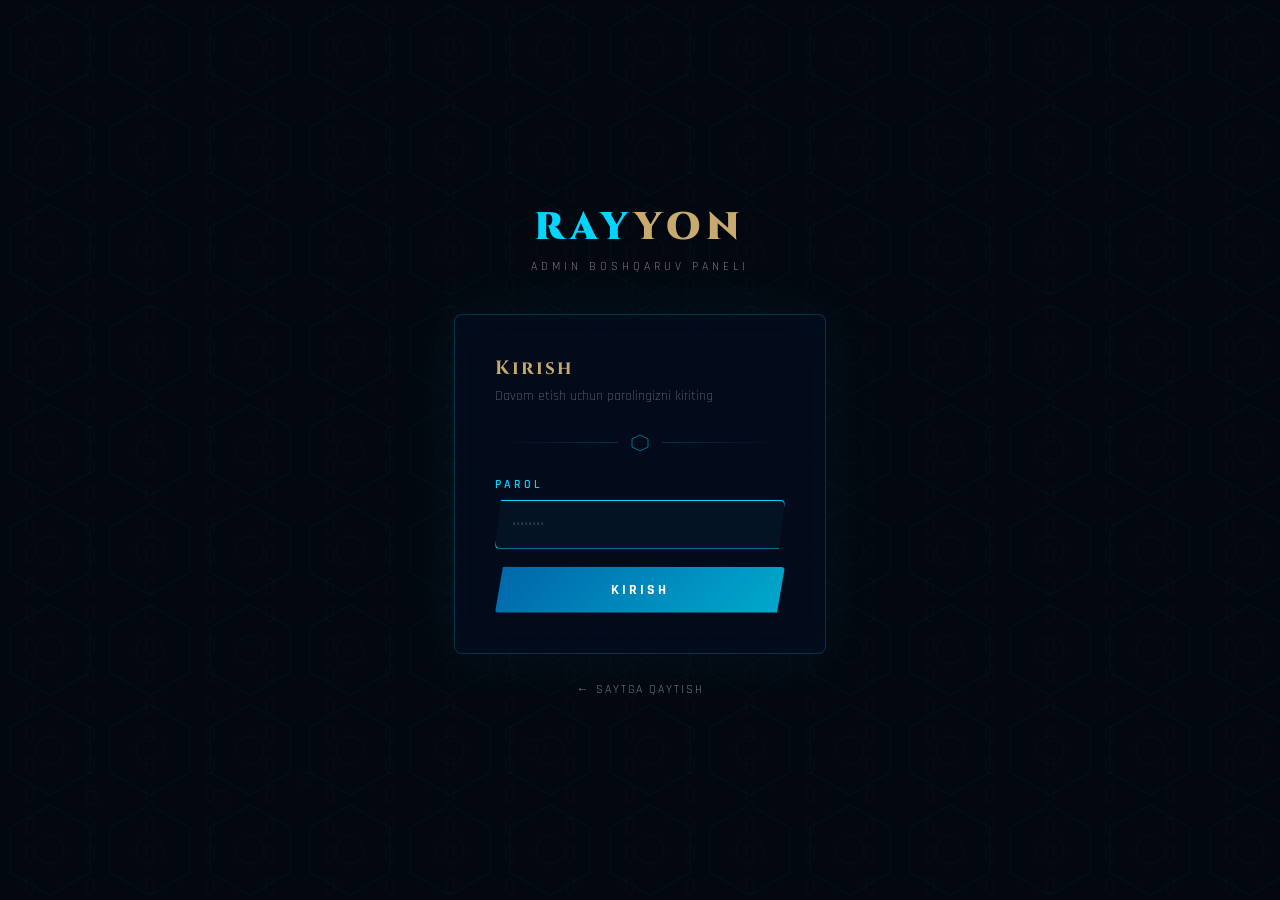
<file: admin/login.html>
<!DOCTYPE html>
<html lang="uz">
<head>
<link rel="icon" type="image/x-icon" href="/favicon.ico">
  <meta charset="UTF-8" />
  <meta name="viewport" content="width=device-width, initial-scale=1.0" />
  <title>Admin — Rayyon</title>
  <link href="https://fonts.googleapis.com/css2?family=Cinzel:wght@400;700;900&family=Rajdhani:wght@300;400;500;600;700&display=swap" rel="stylesheet" />
  <style>
    *, *::before, *::after { box-sizing: border-box; margin: 0; padding: 0; }
    :root {
      --black: #030810; --dark: #080f1e; --dark2: #0d1629;
      --cyan: #00d4ff; --cyan2: #00aacc; --gold: #c8a96e;
      --border-cyan: rgba(0,212,255,0.2); --border-gold: rgba(200,169,110,0.25);
      --muted: rgba(255,255,255,0.45);
    }
    body {
      font-family: 'Rajdhani', sans-serif;
      background: var(--black); color: #fff;
      min-height: 100vh; display: flex; align-items: center; justify-content: center;
      overflow: hidden;
    }

    /* BACKGROUND GIRIH */
    body::before {
      content: '';
      position: fixed; inset: 0; z-index: 0; pointer-events: none;
      background-image:
        url("data:image/svg+xml,%3Csvg xmlns='http://www.w3.org/2000/svg' width='100' height='100' viewBox='0 0 100 100'%3E%3Cg fill='none'%3E%3Cpolygon points='50,5 90,27.5 90,72.5 50,95 10,72.5 10,27.5' stroke='%2300d4ff' stroke-width='0.4' stroke-opacity='0.12'/%3E%3Ccircle cx='50' cy='50' r='14' stroke='%23c8a96e' stroke-width='0.3' stroke-opacity='0.1'/%3E%3C/g%3E%3C/svg%3E"),
        url("data:image/svg+xml,%3Csvg xmlns='http://www.w3.org/2000/svg' width='60' height='60' viewBox='0 0 60 60'%3E%3Cellipse cx='30' cy='14' rx='4' ry='8' fill='none' stroke='%23c8a96e' stroke-width='0.4' stroke-opacity='0.08'/%3E%3Cellipse cx='30' cy='46' rx='4' ry='8' fill='none' stroke='%23c8a96e' stroke-width='0.4' stroke-opacity='0.08'/%3E%3C/svg%3E");
      background-size: 100px 100px, 60px 60px;
      animation: bgDrift 40s linear infinite;
    }
    @keyframes bgDrift {
      0%   { background-position: 0 0, 0 0; }
      100% { background-position: 100px 100px, -60px 60px; }
    }

    /* CANVAS PARTICLES */
    canvas { position: fixed; inset: 0; z-index: 0; pointer-events: none; opacity: 0.4; }

    .login-wrap {
      position: relative; z-index: 1;
      width: 100%; max-width: 420px; padding: 24px;
    }
    .logo {
      text-align: center; margin-bottom: 40px;
      animation: fadeUp 0.7s ease both;
    }
    .logo h1 {
      font-family: 'Cinzel', serif;
      font-size: 2.4rem; font-weight: 900; letter-spacing: 6px;
    }
    .logo-ray { color: var(--cyan); }
    .logo-yon { color: var(--gold); }
    .logo p {
      font-size: 0.72rem; letter-spacing: 4px; text-transform: uppercase;
      color: var(--muted); margin-top: 6px;
    }

    .card {
      background: rgba(10,36,99,0.12);
      backdrop-filter: blur(20px);
      border: 1px solid var(--border-cyan);
      border-radius: 8px; padding: 40px;
      animation: fadeUp 0.8s ease 0.15s both;
      box-shadow: 0 0 60px rgba(0,212,255,0.06), inset 0 0 40px rgba(0,212,255,0.02);
    }
    .card-header { margin-bottom: 28px; }
    .card-header h2 {
      font-family: 'Cinzel', serif;
      font-size: 1.2rem; font-weight: 700;
      color: var(--gold); letter-spacing: 2px; margin-bottom: 6px;
    }
    .card-header p { color: var(--muted); font-size: 0.85rem; font-weight: 300; }

    /* GIRIH DIVIDER */
    .girih-divider {
      display: flex; align-items: center; gap: 12px; margin-bottom: 24px;
    }
    .girih-divider::before, .girih-divider::after {
      content: ''; flex: 1; height: 1px;
      background: linear-gradient(90deg, transparent, var(--border-cyan));
    }
    .girih-divider::after { transform: scaleX(-1); }
    .girih-divider svg { width: 20px; height: 20px; flex-shrink: 0; color: var(--cyan); opacity: 0.5; }

    .form-group { margin-bottom: 18px; }
    .form-group label {
      display: block; font-size: 0.72rem; font-weight: 600;
      color: var(--cyan); margin-bottom: 8px;
      letter-spacing: 3px; text-transform: uppercase;
    }
    .form-group input {
      width: 100%; padding: 13px 16px;
      background: rgba(0,212,255,0.04);
      border: 1px solid var(--border-cyan);
      border-radius: 4px; color: #fff;
      font-size: 1rem; font-family: 'Rajdhani', sans-serif;
      font-weight: 400; outline: none;
      transition: border-color 0.3s, box-shadow 0.3s;
      clip-path: polygon(6px 0%, 100% 0%, calc(100% - 6px) 100%, 0% 100%);
    }
    .form-group input::placeholder { color: rgba(255,255,255,0.2); }
    .form-group input:focus {
      border-color: var(--cyan);
      box-shadow: 0 0 20px rgba(0,212,255,0.15);
    }

    .btn {
      width: 100%; padding: 14px;
      background: linear-gradient(135deg, #0066aa, var(--cyan2));
      color: #fff; border: none; border-radius: 4px;
      font-family: 'Rajdhani', sans-serif;
      font-size: 0.9rem; font-weight: 700; letter-spacing: 3px;
      text-transform: uppercase; cursor: pointer;
      transition: box-shadow 0.3s, transform 0.2s;
      clip-path: polygon(8px 0%, 100% 0%, calc(100% - 8px) 100%, 0% 100%);
      box-shadow: 0 0 20px rgba(0,212,255,0.2);
    }
    .btn:hover {
      box-shadow: 0 0 36px rgba(0,212,255,0.45);
      transform: translateY(-1px);
    }
    .btn:disabled { opacity: 0.5; cursor: not-allowed; transform: none; }

    .error-box {
      background: rgba(255,60,60,0.08);
      border: 1px solid rgba(255,60,60,0.25);
      color: #ff7070; border-radius: 4px;
      padding: 12px 16px; font-size: 0.85rem;
      margin-bottom: 18px; display: none;
      font-weight: 400; letter-spacing: 0.5px;
    }

    .back-link {
      text-align: center; margin-top: 24px;
      animation: fadeUp 0.9s ease 0.3s both;
    }
    .back-link a {
      color: var(--muted); font-size: 0.78rem;
      letter-spacing: 2px; text-transform: uppercase; text-decoration: none;
      transition: color 0.3s;
    }
    .back-link a:hover { color: var(--cyan); }

    @keyframes fadeUp {
      from { opacity: 0; transform: translateY(20px); }
      to   { opacity: 1; transform: translateY(0); }
    }
  </style>
</head>
<body>
  <canvas id="c"></canvas>

  <div class="login-wrap">
    <div class="logo">
      <h1><span class="logo-ray">RAY</span><span class="logo-yon">YON</span></h1>
      <p>Admin boshqaruv paneli</p>
    </div>
    <div class="card">
      <div class="card-header">
        <h2>Kirish</h2>
        <p>Davom etish uchun parolingizni kiriting</p>
      </div>
      <div class="girih-divider">
        <svg viewBox="0 0 20 20"><polygon points="10,2 18,6 18,14 10,18 2,14 2,6" fill="none" stroke="currentColor" stroke-width="1"/></svg>
      </div>
      <div class="error-box" id="error">Noto'g'ri parol. Qayta urinib ko'ring.</div>
      <form id="loginForm">
        <div class="form-group">
          <label>Parol</label>
          <input type="password" id="password" placeholder="••••••••" autofocus required />
        </div>
        <button type="submit" class="btn" id="loginBtn">Kirish</button>
      </form>
    </div>
    <div class="back-link"><a href="../index.html">← Saytga qaytish</a></div>
  </div>

  <script>
    // Mini particles
    const canvas = document.getElementById('c');
    const ctx = canvas.getContext('2d');
    let W, H, pts = [];
    function resize() { W = canvas.width = innerWidth; H = canvas.height = innerHeight; }
    resize(); window.addEventListener('resize', resize);
    for (let i = 0; i < 30; i++) pts.push({
      x: Math.random()*1920, y: Math.random()*1080,
      vx: (Math.random()-.5)*.3, vy: (Math.random()-.5)*.3,
      s: Math.random()*8+3, a: Math.random()*.18+.04,
      color: Math.random()>.5 ? '0,212,255' : '200,169,110'
    });
    (function loop() {
      ctx.clearRect(0,0,W,H);
      pts.forEach(p => {
        p.x+=p.vx; p.y+=p.vy;
        if(p.x<-20||p.x>W+20) p.vx*=-1;
        if(p.y<-20||p.y>H+20) p.vy*=-1;
        ctx.save(); ctx.translate(p.x,p.y);
        ctx.globalAlpha=p.a; ctx.strokeStyle=`rgba(${p.color},1)`;
        ctx.lineWidth=0.5; ctx.beginPath();
        for(let i=0;i<6;i++){const a=i*Math.PI/3;i===0?ctx.moveTo(p.s*Math.cos(a),p.s*Math.sin(a)):ctx.lineTo(p.s*Math.cos(a),p.s*Math.sin(a));}
        ctx.closePath(); ctx.stroke(); ctx.restore();
      });
      requestAnimationFrame(loop);
    })();

    // ===== XAVFSIZLIK: Brute-force himoya =====
    const API = '';
    const MAX_ATTEMPTS = 5;
    const LOCKOUT_MS   = 30_000; // 30 soniya

    // sessionStorage ishlatish (tab yopilganda o'chadi — XSS xavfi kamayadi)
    if (sessionStorage.getItem('admin_token')) window.location.href = 'index.html';

    let attempts = parseInt(sessionStorage.getItem('login_attempts') || '0');
    let lockedUntil = parseInt(sessionStorage.getItem('login_locked_until') || '0');

    function checkLock() {
      if (Date.now() < lockedUntil) {
        const secs = Math.ceil((lockedUntil - Date.now()) / 1000);
        showErr(`Juda ko'p urinish. ${secs} soniyadan keyin qayta urinib ko'ring.`);
        document.getElementById('loginBtn').disabled = true;
        setTimeout(checkLock, 1000);
        return true;
      }
      document.getElementById('loginBtn').disabled = false;
      return false;
    }
    checkLock();

    function showErr(msg) {
      const err = document.getElementById('error');
      err.textContent = msg; err.style.display = 'block';
    }

    document.getElementById('loginForm').addEventListener('submit', async e => {
      e.preventDefault();
      if (checkLock()) return;

      const btn = document.getElementById('loginBtn');
      const err = document.getElementById('error');
      btn.textContent = 'Tekshirilmoqda...'; btn.disabled = true; err.style.display = 'none';

      try {
        const res  = await fetch(`${API}/api/login`, {
          method: 'POST',
          headers: { 'Content-Type': 'application/json' },
          body: JSON.stringify({ password: document.getElementById('password').value })
        });
        const data = await res.json();

        if (data.ok) {
          // Muvaffaqiyatli — sessionStorage ga yozish
          sessionStorage.setItem('admin_token', data.token);
          sessionStorage.removeItem('login_attempts');
          sessionStorage.removeItem('login_locked_until');
          // Eski staff sessiya ma'lumotlarini tozalash (rol filtri noto'g'ri ishlamasin)
          localStorage.removeItem('staff_role');
          localStorage.removeItem('staff_name');
          localStorage.removeItem('staff_id');
          localStorage.removeItem('staff_pin');
          window.location.href = 'index.html';
        } else {
          attempts++;
          sessionStorage.setItem('login_attempts', attempts);
          if (attempts >= MAX_ATTEMPTS) {
            lockedUntil = Date.now() + LOCKOUT_MS;
            sessionStorage.setItem('login_locked_until', lockedUntil);
            attempts = 0;
            sessionStorage.setItem('login_attempts', '0');
            checkLock();
          } else {
            const left = MAX_ATTEMPTS - attempts;
            showErr(`Noto'g'ri parol. Yana ${left} ta urinish qoldi.`);
            btn.textContent = 'Kirish'; btn.disabled = false;
          }
        }
      } catch {
        showErr("Server bilan ulanib bo'lmadi. Backend ishga tushganmi?");
        btn.textContent = 'Kirish'; btn.disabled = false;
      }
    });
  </script>
</body>
</html>
</file>
